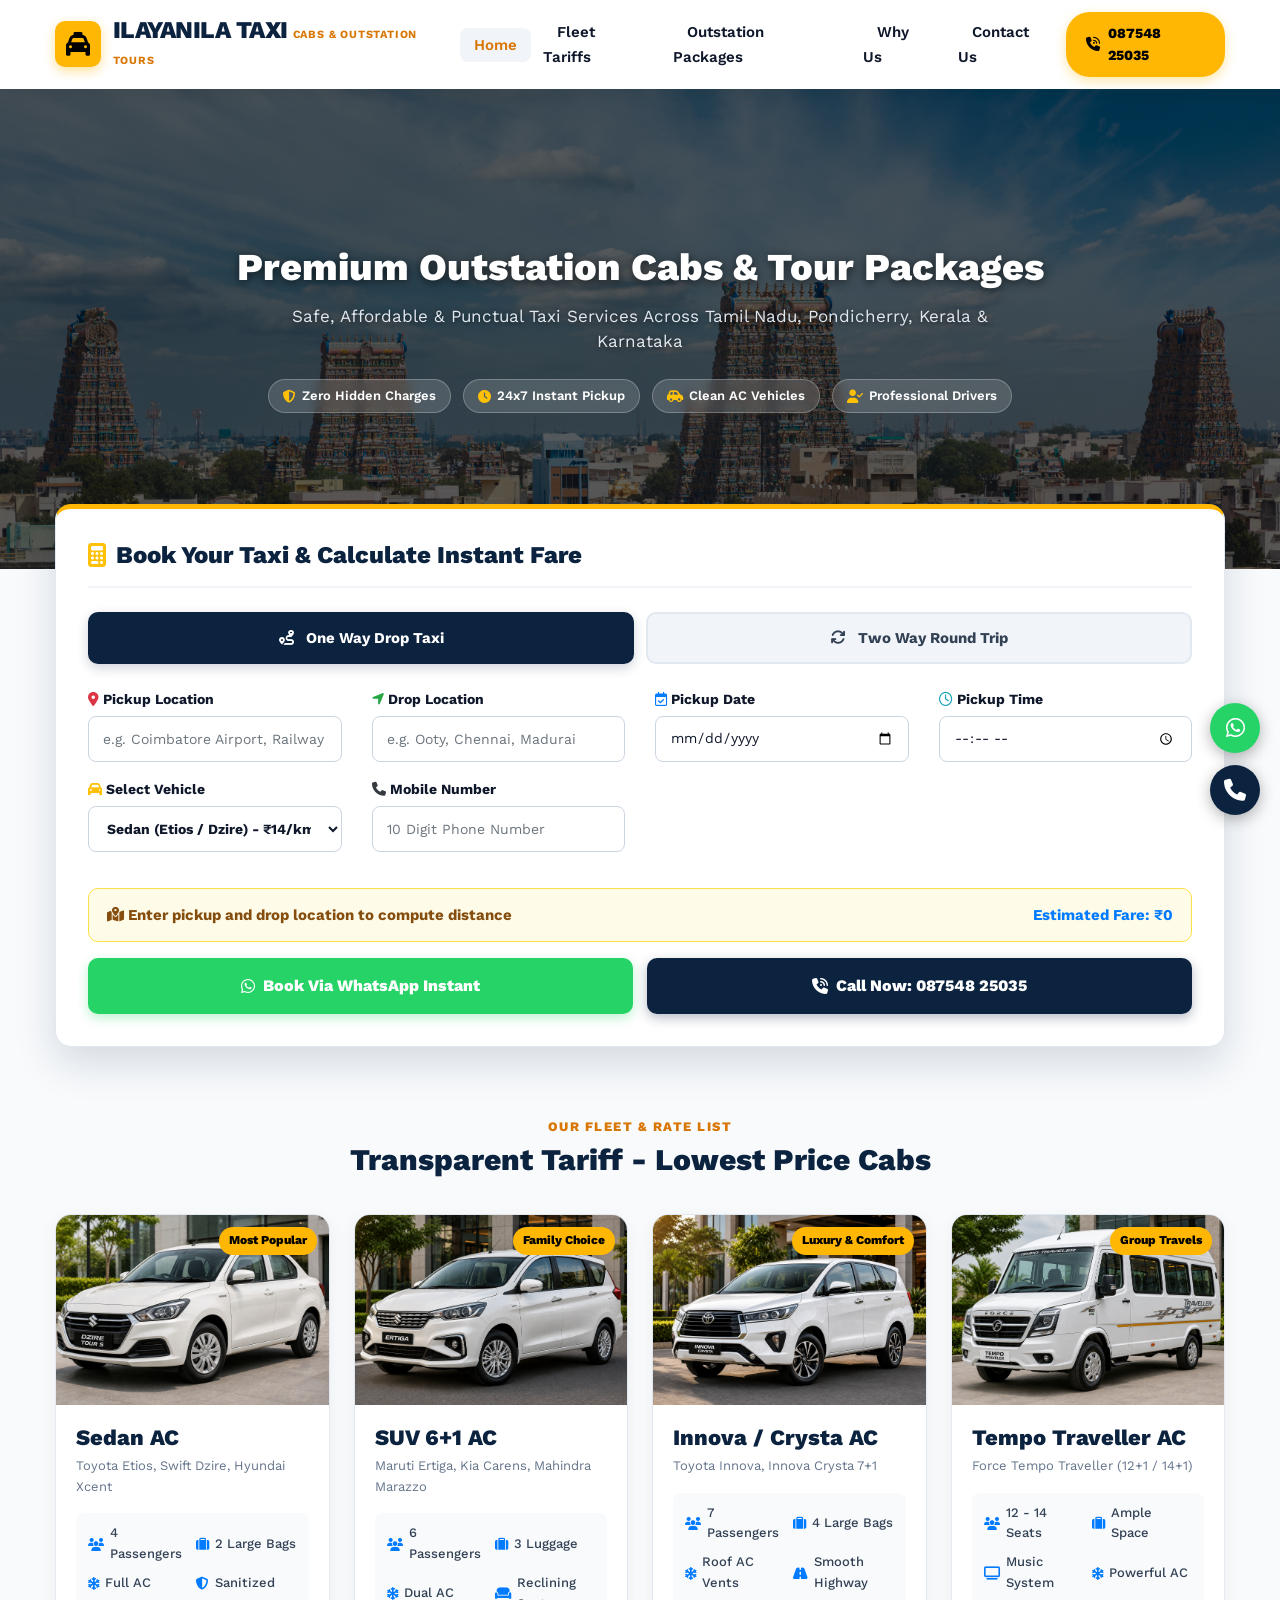
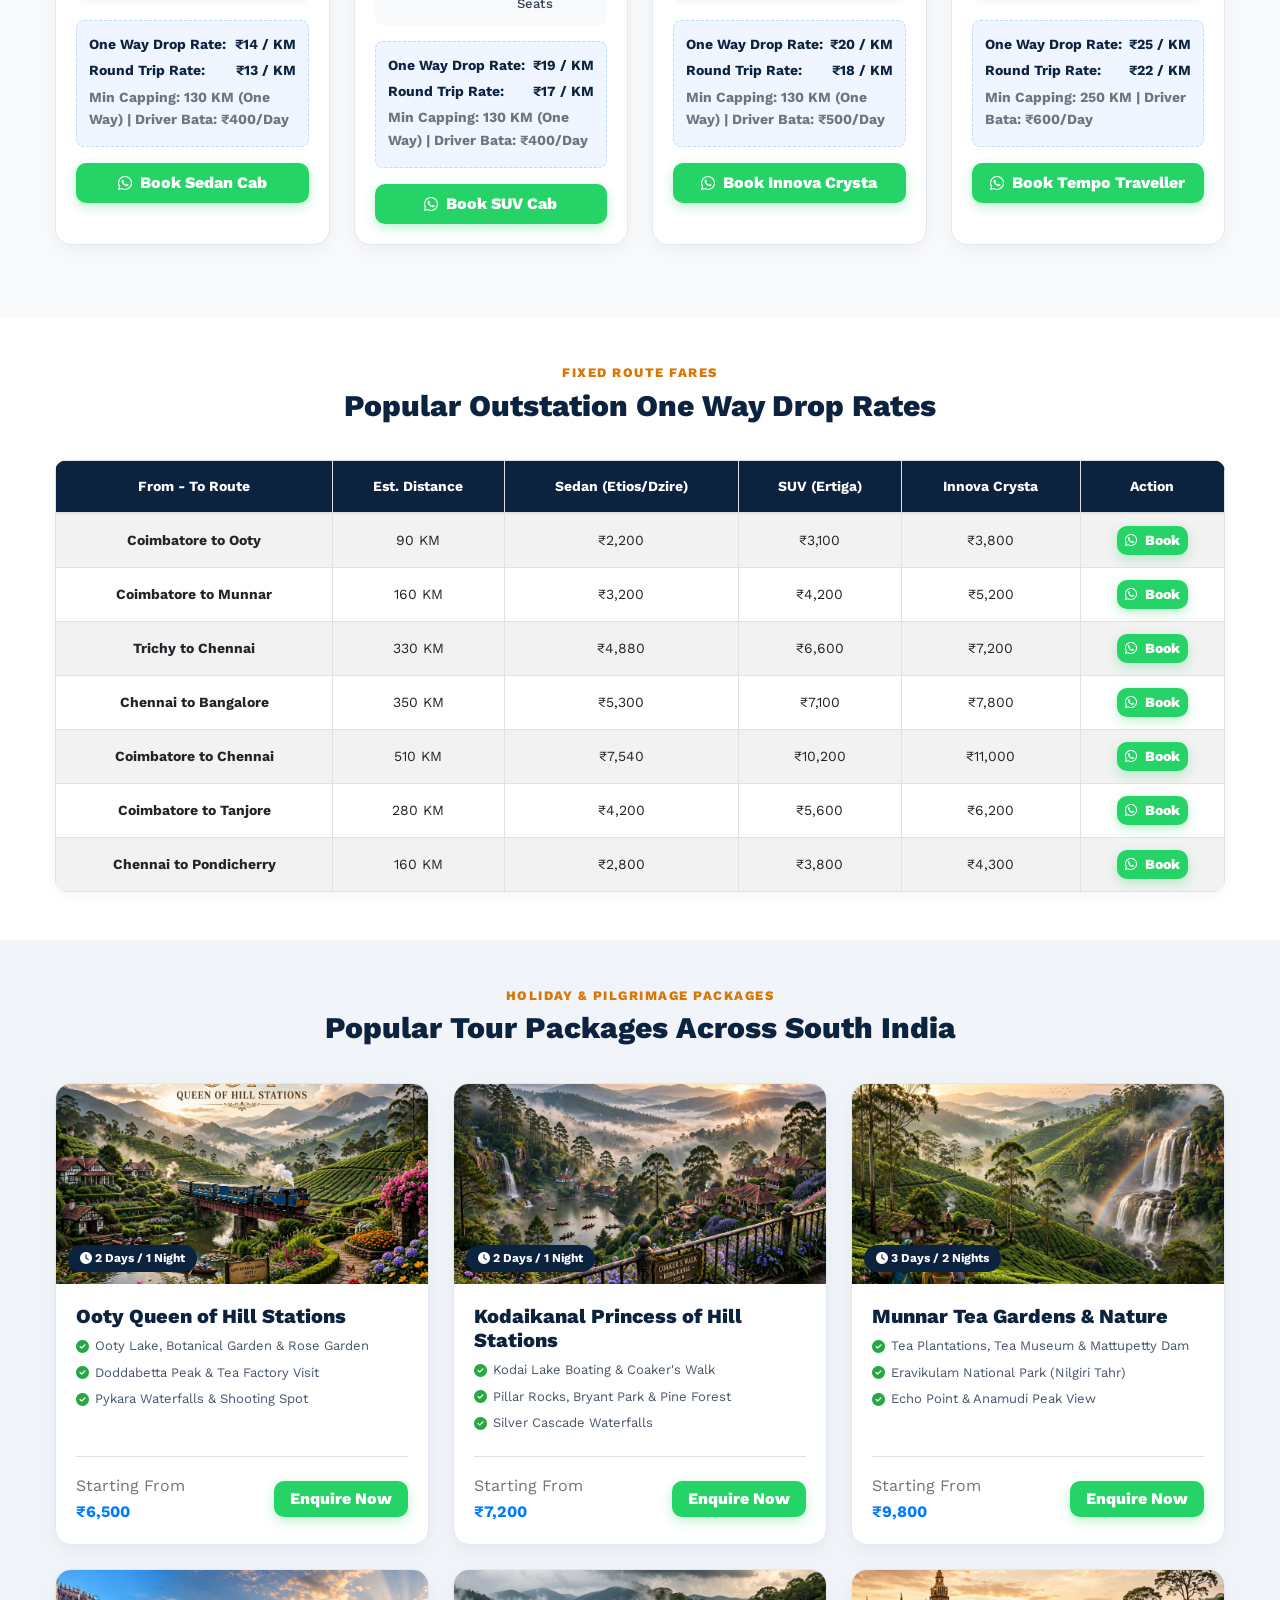
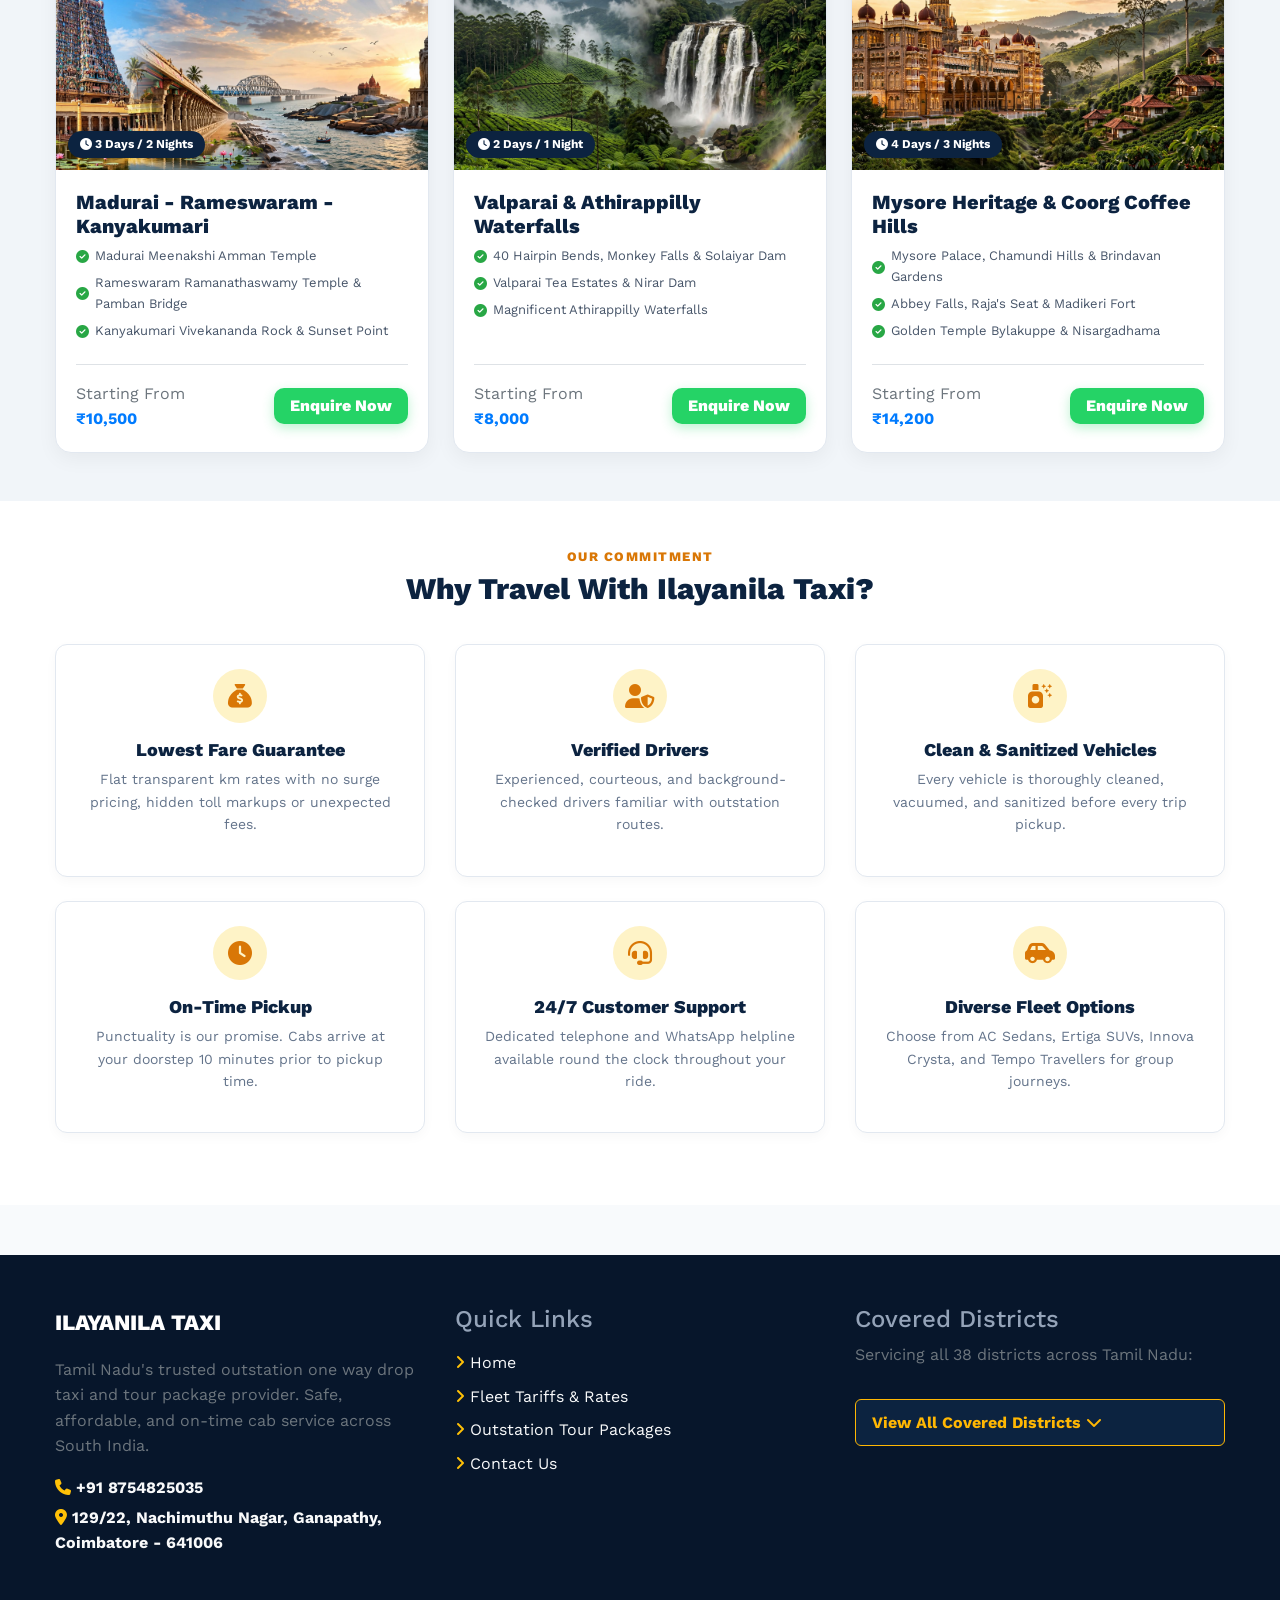
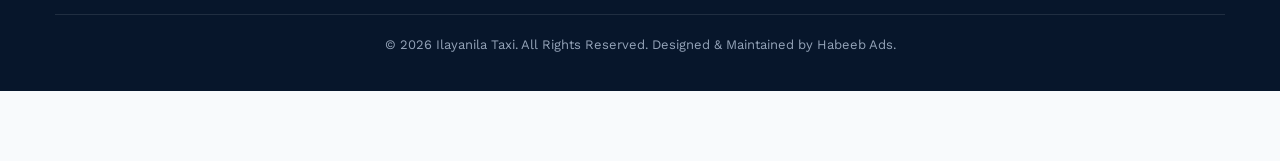
<file: index.html>
<!DOCTYPE html>

<html lang="en">
<head>
<meta charset="utf-8"/>
<meta content="IE=edge" http-equiv="X-UA-Compatible"/>
<meta content="width=device-width, initial-scale=1.0, maximum-scale=1.0, user-scalable=0" name="viewport"/>
<title>Ilayanila Taxi - Outstation Cabs & Tours in Tamil Nadu</title>
<!-- Fav Icon -->
<link href="assets/images/logo.png" rel="icon" type="image/x-icon"/>
<!-- Google Fonts -->
<link href="https://fonts.googleapis.com/css2?family=Playfair+Display:ital,wght@0,600;0,700;0,800;1,600&family=Work+Sans:ital,wght@0,400;0,500;0,600;0,700;0,800&display=swap" rel="stylesheet"/>
<!-- CDN Fallbacks for Bootstrap & FontAwesome -->
<link href="https://cdn.jsdelivr.net/npm/bootstrap@4.6.2/dist/css/bootstrap.min.css" rel="stylesheet"/>
<link href="https://cdnjs.cloudflare.com/ajax/libs/font-awesome/6.4.0/css/all.min.css" rel="stylesheet"/>
<!-- Local Template Stylesheets -->
<link href="./assets/css/style.css" rel="stylesheet"/>
<link href="./assets/css/responsive.css" rel="stylesheet"/>
<link href="./style.css" rel="stylesheet"/>

<!-- Google tag (gtag.js) -->
<script async src="https://www.googletagmanager.com/gtag/js?id=AW-17446256307"></script>
<script>
  window.dataLayer = window.dataLayer || [];
  function gtag(){dataLayer.push(arguments);}
  gtag('js', new Date());

  gtag('config', 'AW-17446256307');
</script>
<!-- Event snippet for Purchase conversion page -->
<script>
  gtag('event', 'conversion', {
      'send_to': 'AW-17446256307/kimhCJKasIEbELP9gv9A',
      'value': 1.0,
      'currency': 'INR',
      'transaction_id': ''
  });
</script>

</head>
<body>
<div class="boxed_wrapper">

<!-- main header -->
<header class="main-header">
<div class="header-lower">
<div class="auto-container">
<div class="outer-box">
<div class="logo-box">
  <a href="index.html" class="brand-badge">
    <div class="brand-icon"><i class="fa-solid fa-taxi"></i></div>
    <div class="brand-text">
      <span class="brand-title">ILAYANILA TAXI</span>
      <span class="brand-sub">Cabs & Outstation Tours</span>
    </div>
  </a>
</div>

<div class="menu-area clearfix d-none d-lg-block">
<nav class="main-menu">
<ul class="navigation">
<li class="current"><a href="index.html">Home</a></li>
<li><a href="#tariff-sec">Fleet Tariffs</a></li>
<li><a href="Destination.html">Outstation Packages</a></li>
<li><a href="#why-choose">Why Us</a></li>
<li><a href="contact.html">Contact Us</a></li>
</ul>
</nav>
</div>

<div class="header-cta-group">
  <a href="tel:+918754825035" class="btn-header-call">
    <i class="fa-solid fa-phone-volume"></i>
    <span>087548 25035</span>
  </a>
</div>

</div>
</div>
</div>
</header>

<!-- Static Hero Banner -->
<section class="carousel">
  <div class="carousel-inner position-relative h-100">
    <div class="carousel-slide active position-absolute w-100 h-100">
      <img src="./assets/images/gallery/banner1.jpg" onerror="this.onerror=null;this.src='https://images.unsplash.com/photo-1596895111956-bf1cf0599ce5?auto=format&fit=crop&w=1920&q=80';" alt="Outstation Taxi Tour - Ilayanila Taxi" referrerPolicy="no-referrer" />
    </div>
    <div class="carousel-caption-custom">
      <h1 class="carousel-text">Premium Outstation Cabs & Tour Packages</h1>
      <p class="carousel-subtext">Safe, Affordable & Punctual Taxi Services Across Tamil Nadu, Pondicherry, Kerala & Karnataka</p>
      <div class="hero-highlights">
        <span class="hero-tag"><i class="fa-solid fa-shield-halved text-warning"></i> Zero Hidden Charges</span>
        <span class="hero-tag"><i class="fa-solid fa-clock text-warning"></i> 24x7 Instant Pickup</span>
        <span class="hero-tag"><i class="fa-solid fa-car-side text-warning"></i> Clean AC Vehicles</span>
        <span class="hero-tag"><i class="fa-solid fa-user-check text-warning"></i> Professional Drivers</span>
      </div>
    </div>
  </div>
</section>

<!-- Modern Booking Form (Mi Cabs Style) -->
<section id="FormLead" class="auto-container">
<div class="bookingform-details">
<div class="booking-header">
  <h2><i class="fa-solid fa-calculator text-warning"></i> Book Your Taxi & Calculate Instant Fare</h2>
</div>

<!-- Trip Type Tabs -->
<div class="tab-btn-group">
  <button type="button" class="tab-btn active" onclick="switchTripType(false, this)">
    <i class="fa-solid fa-route mr-1"></i> One Way Drop Taxi
  </button>
  <button type="button" class="tab-btn" onclick="switchTripType(true, this)">
    <i class="fa-solid fa-arrows-rotate mr-1"></i> Two Way Round Trip
  </button>
</div>

<form id="bookingForm" onsubmit="event.preventDefault(); submitBookingToWhatsApp();">
<div class="row">

<div class="col-lg-3 col-md-6 form-group position-relative-container mb-3">
  <label class="font-weight-bold mb-1"><i class="fa-solid fa-location-dot text-danger"></i> Pickup Location</label>
  <input type="text" id="from" class="form-control" placeholder="e.g. Coimbatore Airport, Railway Station" required autocomplete="off"/>
  <div id="from-suggestions" class="autocomplete-suggestions" style="display:none;"></div>
</div>

<div class="col-lg-3 col-md-6 form-group position-relative-container mb-3">
  <label class="font-weight-bold mb-1"><i class="fa-solid fa-location-arrow text-success"></i> Drop Location</label>
  <input type="text" id="to" class="form-control" placeholder="e.g. Ooty, Chennai, Madurai" required autocomplete="off"/>
  <div id="to-suggestions" class="autocomplete-suggestions" style="display:none;"></div>
</div>

<div class="col-lg-3 col-md-6 form-group mb-3">
  <label class="font-weight-bold mb-1"><i class="fa-regular fa-calendar-check text-primary"></i> Pickup Date</label>
  <input type="date" id="pickupdate" class="form-control" required />
</div>

<div class="col-lg-3 col-md-6 form-group mb-3">
  <label class="font-weight-bold mb-1"><i class="fa-regular fa-clock text-info"></i> Pickup Time</label>
  <input type="time" id="pickuptime" class="form-control" required />
</div>

<div class="col-lg-3 col-md-6 form-group mb-3">
  <label class="font-weight-bold mb-1"><i class="fa-solid fa-car text-warning"></i> Select Vehicle</label>
  <select id="vehicleSelect" class="form-control font-weight-bold" onchange="SumDistance();">
    <option value="Sedan">Sedan (Etios / Dzire) - ₹14/km</option>
    <option value="SUV">SUV 6+1 (Ertiga / Marazzo) - ₹19/km</option>
    <option value="Innova">Innova 7+1 / Crysta - ₹20/km</option>
    <option value="Tempo">Tempo Traveller (12+1) - ₹25/km</option>
  </select>
</div>

<div class="col-lg-3 col-md-6 form-group mb-3" id="dropdatediv">
  <label class="font-weight-bold mb-1"><i class="fa-regular fa-calendar-xmark text-danger"></i> Return Date</label>
  <input type="date" id="dropdate" class="form-control" />
</div>

<div class="col-lg-3 col-md-6 form-group mb-3" id="dropTimediv">
  <label class="font-weight-bold mb-1"><i class="fa-regular fa-clock text-danger"></i> Return Time</label>
  <input type="time" id="droptime" class="form-control" />
</div>

<div class="col-lg-3 col-md-6 form-group mb-3">
  <label class="font-weight-bold mb-1"><i class="fa-solid fa-phone text-dark"></i> Mobile Number</label>
  <input type="tel" id="mobile" class="form-control" placeholder="10 Digit Phone Number" requiredPattern="[0-9]{10}" required />
</div>

</div>

<!-- Real-time Fare Calculator & Distance Display -->
<input type="hidden" id="hiddendistance" value="0"/>
<div class="fare-calc-badge mb-3">
  <div>
    <span id="distance"><i class="fa-solid fa-map-location-dot"></i> Enter pickup and drop location to compute distance</span>
  </div>
  <div class="font-weight-bold font-size-18 text-primary" id="estimatedFareDisplay">
    Estimated Fare: ₹0
  </div>
</div>

<div class="btn-action-group">
  <button type="submit" class="btn btn-whatsapp py-3 px-4 shadow">
    <i class="fa-brands fa-whatsapp font-size-20"></i> Book Via WhatsApp Instant
  </button>
  <a href="tel:+918754825035" class="btn btn-call py-3 px-4 shadow">
    <i class="fa-solid fa-phone-volume"></i> Call Now: 087548 25035
  </a>
</div>

</form>
</div>
</section>

<!-- Vehicle Fleet & Tariff Section (Mi Cabs Style) -->
<section id="tariff-sec" class="py-5 my-4">
<div class="auto-container">
  <div class="sec-title">
    <h6>Our Fleet & Rate List</h6>
    <h2>Transparent Tariff - Lowest Price Cabs</h2>
  </div>

  <div class="fleet-grid">
    <!-- Sedan Card -->
    <div class="fleet-card">
      <div class="fleet-img-wrap">
        <span class="fleet-badge">Most Popular</span>
        <img src="assets/images/pro1.jpg" alt="Sedan Etios Dzire Taxi" />
      </div>
      <div class="fleet-body">
        <h3 class="fleet-title">Sedan AC</h3>
        <p class="fleet-models">Toyota Etios, Swift Dzire, Hyundai Xcent</p>

        <div class="fleet-specs">
          <div class="fleet-spec-item"><i class="fa-solid fa-users text-primary"></i> 4 Passengers</div>
          <div class="fleet-spec-item"><i class="fa-solid fa-suitcase text-primary"></i> 2 Large Bags</div>
          <div class="fleet-spec-item"><i class="fa-solid fa-snowflake text-primary"></i> Full AC</div>
          <div class="fleet-spec-item"><i class="fa-solid fa-shield-halved text-primary"></i> Sanitized</div>
        </div>

        <div class="fleet-price-box">
          <div class="fleet-price-row">
            <span>One Way Drop Rate:</span>
            <span>₹14 / KM</span>
          </div>
          <div class="fleet-price-row">
            <span>Round Trip Rate:</span>
            <span>₹13 / KM</span>
          </div>
          <div class="fleet-price-row text-muted font-size-12 mt-1">
            <span>Min Capping: 130 KM (One Way) | Driver Bata: ₹400/Day</span>
          </div>
        </div>

        <a href="https://wa.me/918754825035?text=Hello%20Ilayanila%20Taxi,%20I%20want%20to%20book%20a%20Sedan%20Cab" target="_blank" class="btn btn-whatsapp w-100 py-2">
          <i class="fa-brands fa-whatsapp"></i> Book Sedan Cab
        </a>
      </div>
    </div>

    <!-- SUV Card -->
    <div class="fleet-card">
      <div class="fleet-img-wrap">
        <span class="fleet-badge">Family Choice</span>
        <img src="assets/images/pro3.jpg" alt="SUV Ertiga Taxi" />
      </div>
      <div class="fleet-body">
        <h3 class="fleet-title">SUV 6+1 AC</h3>
        <p class="fleet-models">Maruti Ertiga, Kia Carens, Mahindra Marazzo</p>

        <div class="fleet-specs">
          <div class="fleet-spec-item"><i class="fa-solid fa-users text-primary"></i> 6 Passengers</div>
          <div class="fleet-spec-item"><i class="fa-solid fa-suitcase text-primary"></i> 3 Luggage</div>
          <div class="fleet-spec-item"><i class="fa-solid fa-snowflake text-primary"></i> Dual AC</div>
          <div class="fleet-spec-item"><i class="fa-solid fa-couch text-primary"></i> Reclining Seats</div>
        </div>

        <div class="fleet-price-box">
          <div class="fleet-price-row">
            <span>One Way Drop Rate:</span>
            <span>₹19 / KM</span>
          </div>
          <div class="fleet-price-row">
            <span>Round Trip Rate:</span>
            <span>₹17 / KM</span>
          </div>
          <div class="fleet-price-row text-muted font-size-12 mt-1">
            <span>Min Capping: 130 KM (One Way) | Driver Bata: ₹400/Day</span>
          </div>
        </div>

        <a href="https://wa.me/918754825035?text=Hello%20Ilayanila%20Taxi,%20I%20want%20to%20book%20an%20SUV%20Ertiga" target="_blank" class="btn btn-whatsapp w-100 py-2">
          <i class="fa-brands fa-whatsapp"></i> Book SUV Cab
        </a>
      </div>
    </div>

    <!-- Innova Crysta Card -->
    <div class="fleet-card">
      <div class="fleet-img-wrap">
        <span class="fleet-badge">Luxury & Comfort</span>
        <img src="assets/images/pro2.jpg" alt="Innova Crysta Taxi" />
      </div>
      <div class="fleet-body">
        <h3 class="fleet-title">Innova / Crysta AC</h3>
        <p class="fleet-models">Toyota Innova, Innova Crysta 7+1</p>

        <div class="fleet-specs">
          <div class="fleet-spec-item"><i class="fa-solid fa-users text-primary"></i> 7 Passengers</div>
          <div class="fleet-spec-item"><i class="fa-solid fa-suitcase text-primary"></i> 4 Large Bags</div>
          <div class="fleet-spec-item"><i class="fa-solid fa-snowflake text-primary"></i> Roof AC Vents</div>
          <div class="fleet-spec-item"><i class="fa-solid fa-road text-primary"></i> Smooth Highway</div>
        </div>

        <div class="fleet-price-box">
          <div class="fleet-price-row">
            <span>One Way Drop Rate:</span>
            <span>₹20 / KM</span>
          </div>
          <div class="fleet-price-row">
            <span>Round Trip Rate:</span>
            <span>₹18 / KM</span>
          </div>
          <div class="fleet-price-row text-muted font-size-12 mt-1">
            <span>Min Capping: 130 KM (One Way) | Driver Bata: ₹500/Day</span>
          </div>
        </div>

        <a href="https://wa.me/918754825035?text=Hello%20Ilayanila%20Taxi,%20I%20want%20to%20book%20Innova%20Crysta" target="_blank" class="btn btn-whatsapp w-100 py-2">
          <i class="fa-brands fa-whatsapp"></i> Book Innova Crysta
        </a>
      </div>
    </div>

    <!-- Tempo Traveller Card -->
    <div class="fleet-card">
      <div class="fleet-img-wrap">
        <span class="fleet-badge">Group Travels</span>
        <img src="assets/images/pro4.jpg" alt="Tempo Traveller" />
      </div>
      <div class="fleet-body">
        <h3 class="fleet-title">Tempo Traveller AC</h3>
        <p class="fleet-models">Force Tempo Traveller (12+1 / 14+1)</p>

        <div class="fleet-specs">
          <div class="fleet-spec-item"><i class="fa-solid fa-users text-primary"></i> 12 - 14 Seats</div>
          <div class="fleet-spec-item"><i class="fa-solid fa-suitcase text-primary"></i> Ample Space</div>
          <div class="fleet-spec-item"><i class="fa-solid fa-tv text-primary"></i> Music System</div>
          <div class="fleet-spec-item"><i class="fa-solid fa-snowflake text-primary"></i> Powerful AC</div>
        </div>

        <div class="fleet-price-box">
          <div class="fleet-price-row">
            <span>One Way Drop Rate:</span>
            <span>₹25 / KM</span>
          </div>
          <div class="fleet-price-row">
            <span>Round Trip Rate:</span>
            <span>₹22 / KM</span>
          </div>
          <div class="fleet-price-row text-muted font-size-12 mt-1">
            <span>Min Capping: 250 KM | Driver Bata: ₹600/Day</span>
          </div>
        </div>

        <a href="https://wa.me/918754825035?text=Hello%20Ilayanila%20Taxi,%20I%20want%20to%20book%20Tempo%20Traveller" target="_blank" class="btn btn-whatsapp w-100 py-2">
          <i class="fa-brands fa-whatsapp"></i> Book Tempo Traveller
        </a>
      </div>
    </div>
  </div>
</div>
</section>

<!-- Popular Fixed Route Tariffs Table Section -->
<section class="py-5 bg-white">
<div class="auto-container">
  <div class="sec-title">
    <h6>Fixed Route Fares</h6>
    <h2>Popular Outstation One Way Drop Rates</h2>
  </div>

  <div class="table-responsive">
    <table class="table table-bordered table-striped text-center">
      <thead>
        <tr>
          <th>From - To Route</th>
          <th>Est. Distance</th>
          <th>Sedan (Etios/Dzire)</th>
          <th>SUV (Ertiga)</th>
          <th>Innova Crysta</th>
          <th>Action</th>
        </tr>
      </thead>
      <tbody>
        <tr>
          <td class="font-weight-bold">Coimbatore to Ooty</td>
          <td>90 KM</td>
          <td>₹2,200</td>
          <td>₹3,100</td>
          <td>₹3,800</td>
          <td><a href="https://wa.me/918754825035?text=Booking%20Coimbatore%20to%20Ooty%20Cab" target="_blank" class="btn btn-sm btn-whatsapp"><i class="fa-brands fa-whatsapp"></i> Book</a></td>
        </tr>
        <tr>
          <td class="font-weight-bold">Coimbatore to Munnar</td>
          <td>160 KM</td>
          <td>₹3,200</td>
          <td>₹4,200</td>
          <td>₹5,200</td>
          <td><a href="https://wa.me/918754825035?text=Booking%20Coimbatore%20to%20Munnar%20Cab" target="_blank" class="btn btn-sm btn-whatsapp"><i class="fa-brands fa-whatsapp"></i> Book</a></td>
        </tr>
        <tr>
          <td class="font-weight-bold">Trichy to Chennai</td>
          <td>330 KM</td>
          <td>₹4,880</td>
          <td>₹6,600</td>
          <td>₹7,200</td>
          <td><a href="https://wa.me/918754825035?text=Booking%20Trichy%20to%20Chennai%20Cab" target="_blank" class="btn btn-sm btn-whatsapp"><i class="fa-brands fa-whatsapp"></i> Book</a></td>
        </tr>
        <tr>
          <td class="font-weight-bold">Chennai to Bangalore</td>
          <td>350 KM</td>
          <td>₹5,300</td>
          <td>₹7,100</td>
          <td>₹7,800</td>
          <td><a href="https://wa.me/918754825035?text=Booking%20Chennai%20to%20Bangalore%20Cab" target="_blank" class="btn btn-sm btn-whatsapp"><i class="fa-brands fa-whatsapp"></i> Book</a></td>
        </tr>
        <tr>
          <td class="font-weight-bold">Coimbatore to Chennai</td>
          <td>510 KM</td>
          <td>₹7,540</td>
          <td>₹10,200</td>
          <td>₹11,000</td>
          <td><a href="https://wa.me/918754825035?text=Booking%20Coimbatore%20to%20Chennai%20Cab" target="_blank" class="btn btn-sm btn-whatsapp"><i class="fa-brands fa-whatsapp"></i> Book</a></td>
        </tr>
        <tr>
          <td class="font-weight-bold">Coimbatore to Tanjore</td>
          <td>280 KM</td>
          <td>₹4,200</td>
          <td>₹5,600</td>
          <td>₹6,200</td>
          <td><a href="https://wa.me/918754825035?text=Booking%20Coimbatore%20to%20Tanjore%20Cab" target="_blank" class="btn btn-sm btn-whatsapp"><i class="fa-brands fa-whatsapp"></i> Book</a></td>
        </tr>
        <tr>
          <td class="font-weight-bold">Chennai to Pondicherry</td>
          <td>160 KM</td>
          <td>₹2,800</td>
          <td>₹3,800</td>
          <td>₹4,300</td>
          <td><a href="https://wa.me/918754825035?text=Booking%20Chennai%20to%20Pondicherry%20Cab" target="_blank" class="btn btn-sm btn-whatsapp"><i class="fa-brands fa-whatsapp"></i> Book</a></td>
        </tr>
      </tbody>
    </table>
  </div>
</div>
</section>

<!-- Tour Packages Section (Mi Cabs Style) -->
<section class="py-5" style="background: #f1f5f9;">
<div class="auto-container">
  <div class="sec-title">
    <h6>Holiday & Pilgrimage Packages</h6>
    <h2>Popular Tour Packages Across South India</h2>
  </div>

  <div class="tour-grid">
    <!-- Ooty Package -->
    <div class="tour-card">
      <div class="tour-card-img">
        <img src="./assets/images/gallery/gallery-1.jpg" onerror="this.onerror=null;this.src='./assets/images/tour/tour-1.jpg';" alt="Ooty Hill Station Tour" />
        <span class="tour-duration-tag"><i class="fa-solid fa-clock"></i> 2 Days / 1 Night</span>
      </div>
      <div class="tour-card-body">
        <h3 class="tour-card-title">Ooty Queen of Hill Stations</h3>
        <ul class="tour-highlights-list">
          <li><i class="fa-solid fa-circle-check text-success"></i> Ooty Lake, Botanical Garden & Rose Garden</li>
          <li><i class="fa-solid fa-circle-check text-success"></i> Doddabetta Peak & Tea Factory Visit</li>
          <li><i class="fa-solid fa-circle-check text-success"></i> Pykara Waterfalls & Shooting Spot</li>
        </ul>
        <div class="d-flex justify-content-between align-items-center mt-auto pt-3 border-top">
          <div>
            <span class="text-muted font-size-12">Starting From</span>
            <div class="font-weight-bold text-primary font-size-18">₹6,500</div>
          </div>
          <a href="https://wa.me/918754825035?text=Enquiry%20for%20Ooty%20Tour%20Package" target="_blank" class="btn btn-whatsapp px-3">Enquire Now</a>
        </div>
      </div>
    </div>

    <!-- Kodaikanal Package -->
    <div class="tour-card">
      <div class="tour-card-img">
        <img src="./assets/images/gallery/gallery-2.jpg" onerror="this.onerror=null;this.src='./assets/images/tour/tour-2.jpg';" alt="Kodaikanal Hill Station" />
        <span class="tour-duration-tag"><i class="fa-solid fa-clock"></i> 2 Days / 1 Night</span>
      </div>
      <div class="tour-card-body">
        <h3 class="tour-card-title">Kodaikanal Princess of Hill Stations</h3>
        <ul class="tour-highlights-list">
          <li><i class="fa-solid fa-circle-check text-success"></i> Kodai Lake Boating & Coaker's Walk</li>
          <li><i class="fa-solid fa-circle-check text-success"></i> Pillar Rocks, Bryant Park & Pine Forest</li>
          <li><i class="fa-solid fa-circle-check text-success"></i> Silver Cascade Waterfalls</li>
        </ul>
        <div class="d-flex justify-content-between align-items-center mt-auto pt-3 border-top">
          <div>
            <span class="text-muted font-size-12">Starting From</span>
            <div class="font-weight-bold text-primary font-size-18">₹7,200</div>
          </div>
          <a href="https://wa.me/918754825035?text=Enquiry%20for%20Kodaikanal%20Tour%20Package" target="_blank" class="btn btn-whatsapp px-3">Enquire Now</a>
        </div>
      </div>
    </div>

    <!-- Munnar Package -->
    <div class="tour-card">
      <div class="tour-card-img">
        <img src="./assets/images/gallery/gallery-3.jpg" onerror="this.onerror=null;this.src='./assets/images/tour/tour-3.jpg';" alt="Munnar Tea Gardens" />
        <span class="tour-duration-tag"><i class="fa-solid fa-clock"></i> 3 Days / 2 Nights</span>
      </div>
      <div class="tour-card-body">
        <h3 class="tour-card-title">Munnar Tea Gardens & Nature</h3>
        <ul class="tour-highlights-list">
          <li><i class="fa-solid fa-circle-check text-success"></i> Tea Plantations, Tea Museum & Mattupetty Dam</li>
          <li><i class="fa-solid fa-circle-check text-success"></i> Eravikulam National Park (Nilgiri Tahr)</li>
          <li><i class="fa-solid fa-circle-check text-success"></i> Echo Point & Anamudi Peak View</li>
        </ul>
        <div class="d-flex justify-content-between align-items-center mt-auto pt-3 border-top">
          <div>
            <span class="text-muted font-size-12">Starting From</span>
            <div class="font-weight-bold text-primary font-size-18">₹9,800</div>
          </div>
          <a href="https://wa.me/918754825035?text=Enquiry%20for%20Munnar%20Tour%20Package" target="_blank" class="btn btn-whatsapp px-3">Enquire Now</a>
        </div>
      </div>
    </div>

    <!-- Madurai Rameswaram Kanyakumari -->
    <div class="tour-card">
      <div class="tour-card-img">
        <img src="./assets/images/gallery/gallery-4.jpg" onerror="this.onerror=null;this.src='./assets/images/tour/tour-4.jpg';" alt="Rameswaram Temple Pamban Bridge" />
        <span class="tour-duration-tag"><i class="fa-solid fa-clock"></i> 3 Days / 2 Nights</span>
      </div>
      <div class="tour-card-body">
        <h3 class="tour-card-title">Madurai - Rameswaram - Kanyakumari</h3>
        <ul class="tour-highlights-list">
          <li><i class="fa-solid fa-circle-check text-success"></i> Madurai Meenakshi Amman Temple</li>
          <li><i class="fa-solid fa-circle-check text-success"></i> Rameswaram Ramanathaswamy Temple & Pamban Bridge</li>
          <li><i class="fa-solid fa-circle-check text-success"></i> Kanyakumari Vivekananda Rock & Sunset Point</li>
        </ul>
        <div class="d-flex justify-content-between align-items-center mt-auto pt-3 border-top">
          <div>
            <span class="text-muted font-size-12">Starting From</span>
            <div class="font-weight-bold text-primary font-size-18">₹10,500</div>
          </div>
          <a href="https://wa.me/918754825035?text=Enquiry%20for%20Madurai%20Rameswaram%20Kanyakumari%20Tour" target="_blank" class="btn btn-whatsapp px-3">Enquire Now</a>
        </div>
      </div>
    </div>

    <!-- Valparai & Athirappilly -->
    <div class="tour-card">
      <div class="tour-card-img">
        <img src="./assets/images/gallery/gallery-5.jpg" onerror="this.onerror=null;this.src='./assets/images/tour/tour-5.jpg';" alt="Valparai Athirappilly Waterfalls" />
        <span class="tour-duration-tag"><i class="fa-solid fa-clock"></i> 2 Days / 1 Night</span>
      </div>
      <div class="tour-card-body">
        <h3 class="tour-card-title">Valparai & Athirappilly Waterfalls</h3>
        <ul class="tour-highlights-list">
          <li><i class="fa-solid fa-circle-check text-success"></i> 40 Hairpin Bends, Monkey Falls & Solaiyar Dam</li>
          <li><i class="fa-solid fa-circle-check text-success"></i> Valparai Tea Estates & Nirar Dam</li>
          <li><i class="fa-solid fa-circle-check text-success"></i> Magnificent Athirappilly Waterfalls</li>
        </ul>
        <div class="d-flex justify-content-between align-items-center mt-auto pt-3 border-top">
          <div>
            <span class="text-muted font-size-12">Starting From</span>
            <div class="font-weight-bold text-primary font-size-18">₹8,000</div>
          </div>
          <a href="https://wa.me/918754825035?text=Enquiry%20for%20Valparai%20Athirappilly%20Tour" target="_blank" class="btn btn-whatsapp px-3">Enquire Now</a>
        </div>
      </div>
    </div>

    <!-- Mysore Heritage & Coorg -->
    <div class="tour-card">
      <div class="tour-card-img">
        <img src="./assets/images/gallery/gallery-6.jpg" onerror="this.onerror=null;this.src='./assets/images/tour/tour-6.jpg';" alt="Mysore Coorg Tour" />
        <span class="tour-duration-tag"><i class="fa-solid fa-clock"></i> 4 Days / 3 Nights</span>
      </div>
      <div class="tour-card-body">
        <h3 class="tour-card-title">Mysore Heritage & Coorg Coffee Hills</h3>
        <ul class="tour-highlights-list">
          <li><i class="fa-solid fa-circle-check text-success"></i> Mysore Palace, Chamundi Hills & Brindavan Gardens</li>
          <li><i class="fa-solid fa-circle-check text-success"></i> Abbey Falls, Raja's Seat & Madikeri Fort</li>
          <li><i class="fa-solid fa-circle-check text-success"></i> Golden Temple Bylakuppe & Nisargadhama</li>
        </ul>
        <div class="d-flex justify-content-between align-items-center mt-auto pt-3 border-top">
          <div>
            <span class="text-muted font-size-12">Starting From</span>
            <div class="font-weight-bold text-primary font-size-18">₹14,200</div>
          </div>
          <a href="https://wa.me/918754825035?text=Enquiry%20for%20Mysore%20Coorg%20Tour" target="_blank" class="btn btn-whatsapp px-3">Enquire Now</a>
        </div>
      </div>
    </div>
  </div>
</div>
</section>

<!-- Why Choose Ilayanila Taxi -->
<section id="why-choose" class="py-5 bg-white">
<div class="auto-container">
  <div class="sec-title">
    <h6>Our Commitment</h6>
    <h2>Why Travel With Ilayanila Taxi?</h2>
  </div>

  <div class="row">
    <div class="col-lg-4 col-md-6 mb-4">
      <div class="feature-box">
        <div class="feature-icon"><i class="fa-solid fa-sack-dollar"></i></div>
        <h4>Lowest Fare Guarantee</h4>
        <p>Flat transparent km rates with no surge pricing, hidden toll markups or unexpected fees.</p>
      </div>
    </div>

    <div class="col-lg-4 col-md-6 mb-4">
      <div class="feature-box">
        <div class="feature-icon"><i class="fa-solid fa-user-shield"></i></div>
        <h4>Verified Drivers</h4>
        <p>Experienced, courteous, and background-checked drivers familiar with outstation routes.</p>
      </div>
    </div>

    <div class="col-lg-4 col-md-6 mb-4">
      <div class="feature-box">
        <div class="feature-icon"><i class="fa-solid fa-spray-can-sparkles"></i></div>
        <h4>Clean & Sanitized Vehicles</h4>
        <p>Every vehicle is thoroughly cleaned, vacuumed, and sanitized before every trip pickup.</p>
      </div>
    </div>

    <div class="col-lg-4 col-md-6 mb-4">
      <div class="feature-box">
        <div class="feature-icon"><i class="fa-solid fa-clock"></i></div>
        <h4>On-Time Pickup</h4>
        <p>Punctuality is our promise. Cabs arrive at your doorstep 10 minutes prior to pickup time.</p>
      </div>
    </div>

    <div class="col-lg-4 col-md-6 mb-4">
      <div class="feature-box">
        <div class="feature-icon"><i class="fa-solid fa-headset"></i></div>
        <h4>24/7 Customer Support</h4>
        <p>Dedicated telephone and WhatsApp helpline available round the clock throughout your ride.</p>
      </div>
    </div>

    <div class="col-lg-4 col-md-6 mb-4">
      <div class="feature-box">
        <div class="feature-icon"><i class="fa-solid fa-car-side"></i></div>
        <h4>Diverse Fleet Options</h4>
        <p>Choose from AC Sedans, Ertiga SUVs, Innova Crysta, and Tempo Travellers for group journeys.</p>
      </div>
    </div>
  </div>
</div>
</section>

<!-- Footer -->
<footer class="footer">
<div class="auto-container">
  <div class="row">
    <div class="col-lg-4 col-md-6 mb-4">
      <span>ILAYANILA TAXI</span>
      <p class="mt-3 text-muted">Tamil Nadu's trusted outstation one way drop taxi and tour package provider. Safe, affordable, and on-time cab service across South India.</p>
      <div class="mt-3 font-weight-bold text-light">
        <p class="mb-1"><i class="fa-solid fa-phone text-warning"></i> +91 8754825035</p>
        <p class="mb-1"><i class="fa-solid fa-location-dot text-warning"></i> 129/22, Nachimuthu Nagar, Ganapathy, Coimbatore - 641006</p>
      </div>
    </div>

    <div class="col-lg-4 col-md-6 mb-4">
      <h4>Quick Links</h4>
      <ul class="list-unstyled mt-3 font-size-14 text-light">
        <li class="mb-2"><a href="index.html"><i class="fa-solid fa-angle-right text-warning"></i> Home</a></li>
        <li class="mb-2"><a href="#tariff-sec"><i class="fa-solid fa-angle-right text-warning"></i> Fleet Tariffs & Rates</a></li>
        <li class="mb-2"><a href="Destination.html"><i class="fa-solid fa-angle-right text-warning"></i> Outstation Tour Packages</a></li>
        <li class="mb-2"><a href="contact.html"><i class="fa-solid fa-angle-right text-warning"></i> Contact Us</a></li>
      </ul>
    </div>

    <div class="col-lg-4 col-md-12 mb-4">
      <h4>Covered Districts</h4>
      <p class="text-muted font-size-13">Servicing all 38 districts across Tamil Nadu:</p>
      <button class="collapsible">View All Covered Districts <i class="fa-solid fa-chevron-down"></i></button>
      <div class="content" style="display:none;">
        <ul class="district-list">
          <li>Ariyalur</li><li>Chengalpattu</li><li>Chennai</li><li>Coimbatore</li>
          <li>Cuddalore</li><li>Dharmapuri</li><li>Dindigul</li><li>Erode</li>
          <li>Kallakurichi</li><li>Kanchipuram</li><li>Kanyakumari</li><li>Karur</li>
          <li>Krishnagiri</li><li>Madurai</li><li>Mayiladuthurai</li><li>Nagapattinam</li>
          <li>Namakkal</li><li>Nilgiris (Ooty)</li><li>Perambalur</li><li>Pudukkottai</li>
          <li>Ramanathapuram</li><li>Ranipet</li><li>Salem</li><li>Sivaganga</li>
          <li>Tenkasi</li><li>Thanjavur</li><li>Theni</li><li>Thoothukudi</li>
          <li>Tiruchirappalli</li><li>Tirunelveli</li><li>Tirupathur</li><li>Tiruppur</li>
          <li>Tiruvallur</li><li>Tiruvannamalai</li><li>Tiruvarur</li><li>Vellore</li>
          <li>Viluppuram</li><li>Virudhunagar</li>
        </ul>
      </div>
    </div>
  </div>

  <div class="footer-bottom text-center">
    <p>© 2026 Ilayanila Taxi. All Rights Reserved. Designed & Maintained by Habeeb Ads.</p>
  </div>
</div>
</footer>

<!-- Floating Desktop Contact Icons -->
<div class="contact-icons d-none d-md-flex">
  <a href="https://wa.me/918754825035?text=Hello%20Ilayanila%20Taxi,%20I%20would%20like%20to%20book%20a%20cab" target="_blank" class="whatsapp-icon" title="Chat on WhatsApp"><i class="fa-brands fa-whatsapp"></i></a>
  <a href="tel:+918754825035" class="call-icon" title="Call Us"><i class="fa-solid fa-phone"></i></a>
</div>

<!-- Fixed Mobile Bottom Action Bar (Mi Cabs Style) -->
<div class="mobile-bottom-bar d-md-none">
  <a href="tel:+918754825035" class="mobile-btn-call">
    <i class="fa-solid fa-phone"></i> Call 087548 25035
  </a>
  <a href="https://wa.me/918754825035?text=Hello%20Ilayanila%20Taxi,%20I%20want%20to%20book%20a%20cab" target="_blank" class="mobile-btn-whatsapp">
    <i class="fa-brands fa-whatsapp"></i> WhatsApp Book
  </a>
</div>

</div><!-- boxed_wrapper -->

<!-- Scripts -->
<script src="https://code.jquery.com/jquery-3.6.0.min.js"></script>
<script src="https://cdn.jsdelivr.net/npm/bootstrap@4.6.2/dist/js/bootstrap.bundle.min.js"></script>

<script>
let isTwoWay = false;
let fromCoords = null;
let toCoords = null;

function switchTripType(twoWay, btnElement) {
    isTwoWay = twoWay;
    const buttons = document.querySelectorAll('.tab-btn');
    buttons.forEach(b => b.classList.remove('active'));
    if (btnElement) btnElement.classList.add('active');

    const dropDateDiv = document.getElementById('dropdatediv');
    const dropTimeDiv = document.getElementById('dropTimediv');

    if (twoWay) {
        dropDateDiv.style.display = 'block';
        dropTimeDiv.style.display = 'block';
    } else {
        dropDateDiv.style.display = 'none';
        dropTimeDiv.style.display = 'none';
    }
    calculateDistanceOSM();
}

function getPerKmRate(vehicle) {
    if (isTwoWay) {
        if (vehicle === 'Sedan') return 13;
        if (vehicle === 'SUV') return 17;
        if (vehicle === 'Innova') return 18;
        if (vehicle === 'Tempo') return 22;
    } else {
        if (vehicle === 'Sedan') return 14;
        if (vehicle === 'SUV') return 19;
        if (vehicle === 'Innova') return 20;
        if (vehicle === 'Tempo') return 25;
    }
    return 14;
}

function getDriverBata(vehicle) {
    if (vehicle === 'Innova') return 500;
    if (vehicle === 'Tempo') return 600;
    return 400;
}

function SumDistance() {
    const distInput = parseFloat(document.getElementById('hiddendistance').value) || 0;
    const vehicle = document.getElementById('vehicleSelect').value;
    const ratePerKm = getPerKmRate(vehicle);
    const driverBata = getDriverBata(vehicle);

    if (distInput > 0) {
        let totalFare = (distInput * ratePerKm) + driverBata;
        document.getElementById('estimatedFareDisplay').innerText = `Estimated Fare: ₹${Math.round(totalFare).toLocaleString('en-IN')} (${ratePerKm}/km + ₹${driverBata} Bata)`;
    } else {
        document.getElementById('estimatedFareDisplay').innerText = `Estimated Fare: ₹0 (${ratePerKm}/km)`;
    }
}

function submitBookingToWhatsApp() {
    const from = document.getElementById('from').value;
    const to = document.getElementById('to').value;
    const pDate = document.getElementById('pickupdate').value;
    const pTime = document.getElementById('pickuptime').value;
    const vehicle = document.getElementById('vehicleSelect').value;
    const mobile = document.getElementById('mobile').value;
    const dist = document.getElementById('hiddendistance').value;

    const tripTypeStr = isTwoWay ? "Two Way Round Trip" : "One Way Drop";
    const msg = `*New Cab Booking Request - Ilayanila Taxi*%0A%0A` +
                `*Trip Type:* ${tripTypeStr}%0A` +
                `*From:* ${from}%0A` +
                `*To:* ${to}%0A` +
                `*Date:* ${pDate} at ${pTime}%0A` +
                `*Vehicle:* ${vehicle}%0A` +
                `*Est. Distance:* ${dist} KM%0A` +
                `*Mobile:* ${mobile}`;

    window.open(`https://wa.me/918754825035?text=${msg}`, '_blank');
}

function setupNominatimAutocomplete(inputId, suggestionsId, onSelectCallback) {
    const input = document.getElementById(inputId);
    const suggestionsContainer = document.getElementById(suggestionsId);
    let debounceTimer;

    input.addEventListener('input', function() {
        clearTimeout(debounceTimer);
        const query = this.value.trim();
        if (query.length < 3) {
            suggestionsContainer.style.display = 'none';
            return;
        }

        debounceTimer = setTimeout(() => {
            fetch(`https://nominatim.openstreetmap.org/search?format=json&q=${encodeURIComponent(query)}&countrycodes=in&limit=5`)
                .then(response => response.json())
                .then(data => {
                    suggestionsContainer.innerHTML = '';
                    if (data && data.length > 0) {
                        data.forEach(item => {
                            const div = document.createElement('div');
                            div.className = 'autocomplete-suggestion';
                            div.innerText = item.display_name;
                            div.addEventListener('click', function() {
                                input.value = item.display_name;
                                suggestionsContainer.style.display = 'none';
                                onSelectCallback({
                                    lat: parseFloat(item.lat),
                                    lon: parseFloat(item.lon),
                                    name: item.display_name
                                });
                            });
                            suggestionsContainer.appendChild(div);
                        });
                        suggestionsContainer.style.display = 'block';
                    } else {
                        suggestionsContainer.style.display = 'none';
                    }
                })
                .catch(err => {
                    suggestionsContainer.style.display = 'none';
                });
        }, 300);
    });

    document.addEventListener('click', function(e) {
        if (e.target !== input && !suggestionsContainer.contains(e.target)) {
            suggestionsContainer.style.display = 'none';
        }
    });
}

function calculateDistanceOSM() {
    if (!fromCoords || !toCoords) return;

    const R = 6371;
    const dLat = (toCoords.lat - fromCoords.lat) * Math.PI / 180;
    const dLon = (toCoords.lon - fromCoords.lon) * Math.PI / 180;
    const a = Math.sin(dLat / 2) * Math.sin(dLat / 2) +
              Math.cos(fromCoords.lat * Math.PI / 180) * Math.cos(toCoords.lat * Math.PI / 180) *
              Math.sin(dLon / 2) * Math.sin(dLon / 2);
    const c = 2 * Math.atan2(Math.sqrt(a), Math.sqrt(1 - a));
    let distance = R * c * 1.25;

    if (isTwoWay && distance < 250) {
        distance = 250;
    } else if (!isTwoWay && distance < 130) {
        distance = 130;
    }

    document.getElementById('distance').innerText = `Distance: ${distance.toFixed(1)} KM`;
    document.getElementById('hiddendistance').value = distance.toFixed(1);
    SumDistance();
}

window.onload = function () {
    // Universal image error fallback handler
    document.querySelectorAll('img').forEach(function(img) {
        img.addEventListener('error', function() {
            const src = this.getAttribute('src') || '';
            if (src.includes('pro') || src.includes('Etios') || src.includes('carr')) {
                this.src = 'https://images.unsplash.com/photo-1549317661-bd32c8ce0db2?auto=format&fit=crop&w=800&q=80';
            } else if (src.includes('banner') || src.includes('gallery') || src.includes('covai') || src.includes('tanjore') || src.includes('pondicherry')) {
                this.src = 'https://images.unsplash.com/photo-1582510003544-4d00b7f74220?auto=format&fit=crop&w=800&q=80';
            } else {
                this.src = 'https://images.unsplash.com/photo-1552519507-da3b142c6e3d?auto=format&fit=crop&w=800&q=80';
            }
        });
    });

    const coll = document.querySelector('.collapsible');
    if (coll) {
        coll.addEventListener('click', function() {
            const content = this.nextElementSibling;
            content.style.display = content.style.display === 'block' ? 'none' : 'block';
        });
    }

    document.getElementById('dropdatediv').style.display = 'none';
    document.getElementById('dropTimediv').style.display = 'none';

    setupNominatimAutocomplete('from', 'from-suggestions', function(coords) {
        fromCoords = coords;
        calculateDistanceOSM();
    });

    setupNominatimAutocomplete('to', 'to-suggestions', function(coords) {
        toCoords = coords;
        calculateDistanceOSM();
    });
};
</script>
</body>
</html>
</file>
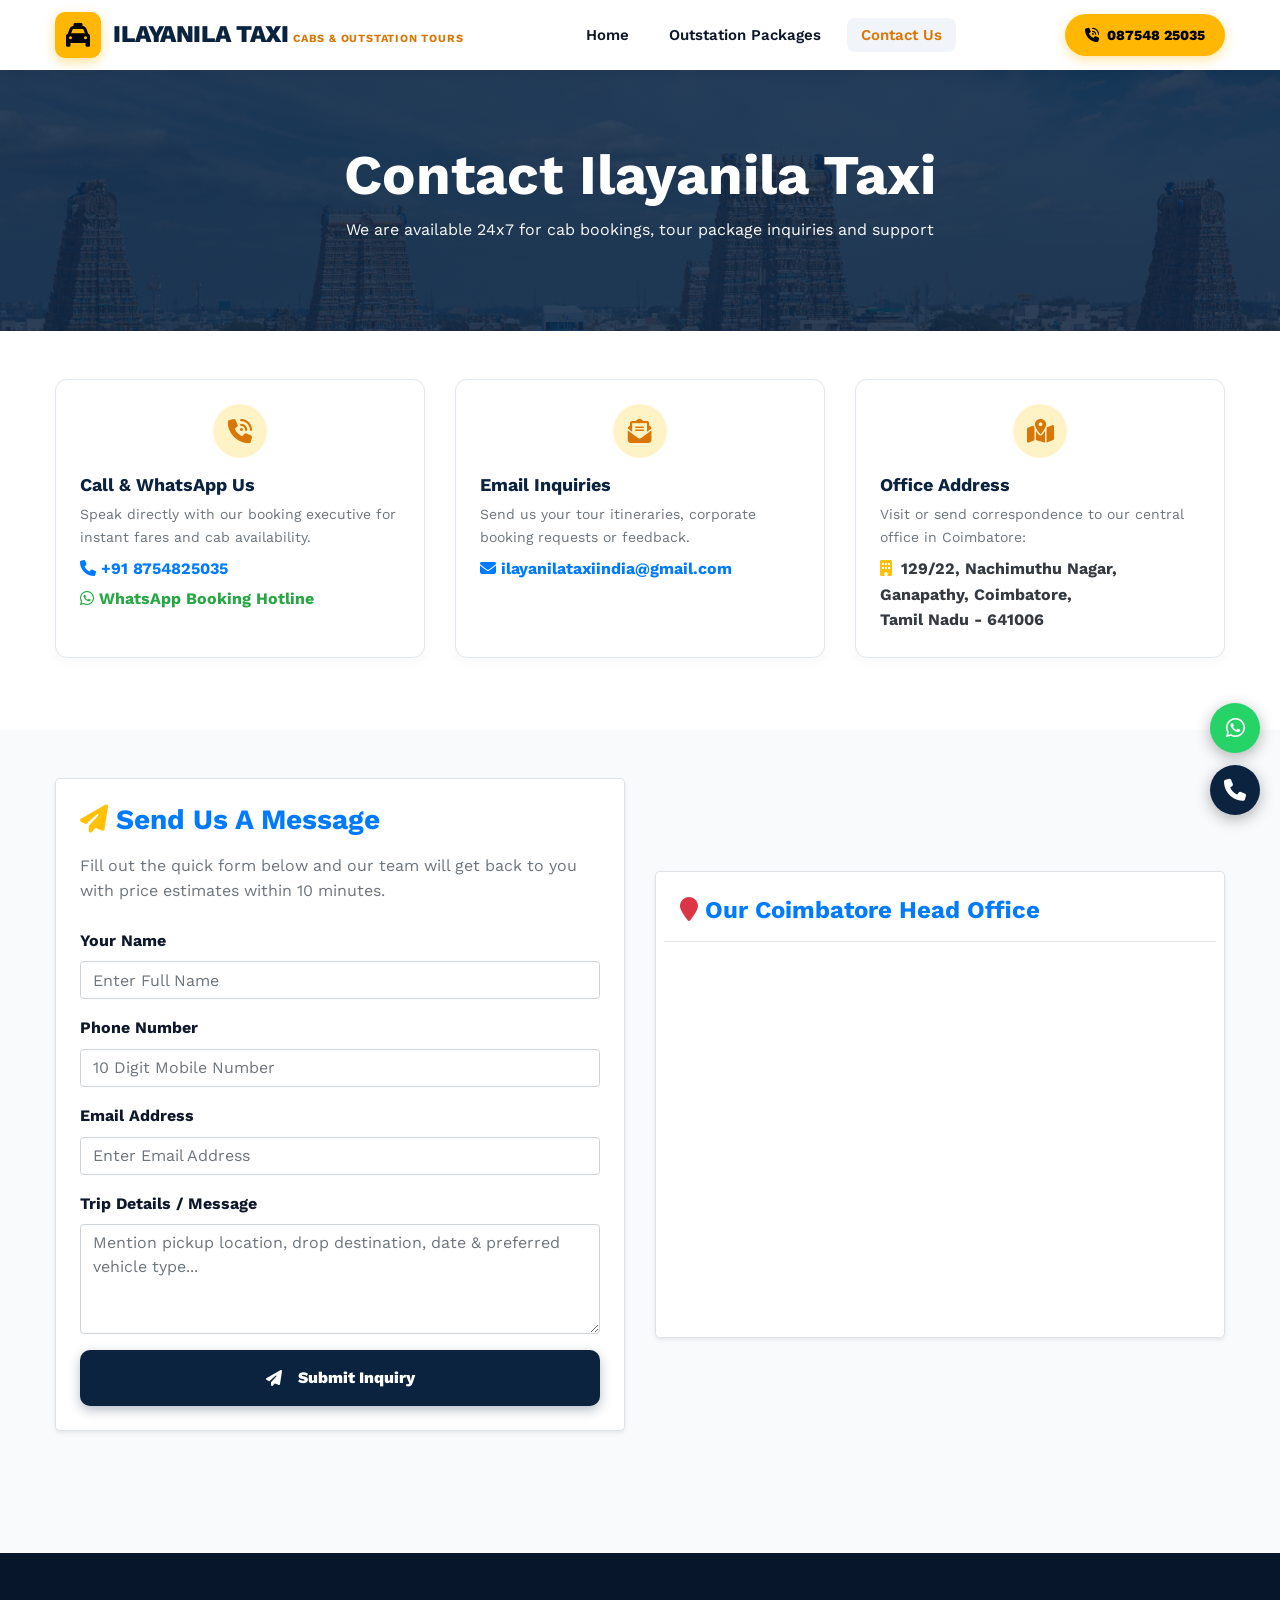
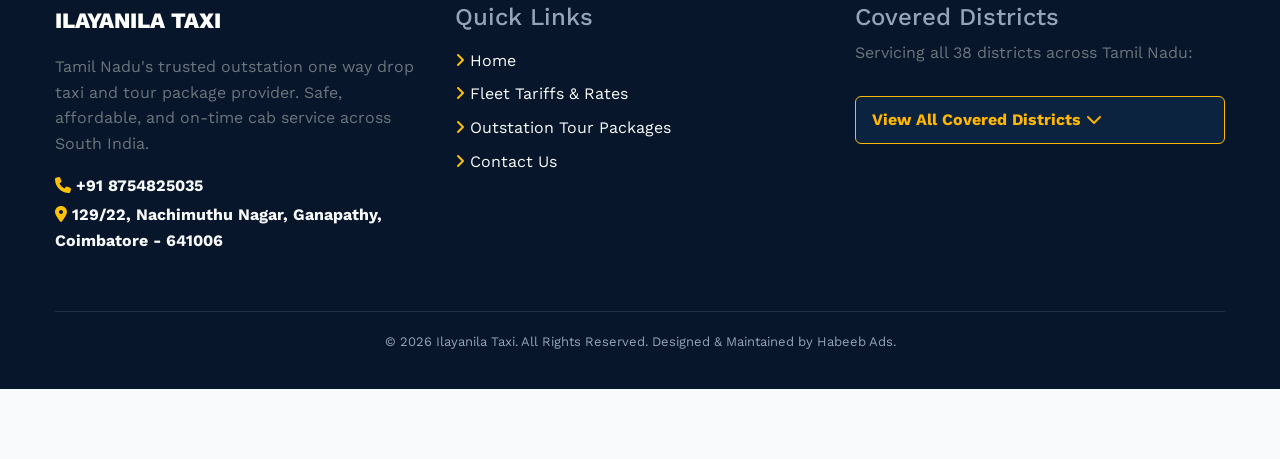
<file: contact.html>
<!DOCTYPE html>

<html lang="en">
<head>
<meta charset="utf-8"/>
<meta content="IE=edge" http-equiv="X-UA-Compatible"/>
<meta content="width=device-width, initial-scale=1.0, maximum-scale=1.0, user-scalable=0" name="viewport"/>
<title>Contact Us - Ilayanila Taxi</title>
<!-- Fav Icon -->
<link href="assets/images/logo.png" rel="icon" type="image/x-icon"/>
<!-- Google Fonts -->
<link href="https://fonts.googleapis.com/css2?family=Playfair+Display:ital,wght@0,600;0,700;0,800;1,600&family=Work+Sans:ital,wght@0,400;0,500;0,600;0,700;0,800&display=swap" rel="stylesheet"/>
<!-- CDN Fallbacks for Bootstrap & FontAwesome -->
<link href="https://cdn.jsdelivr.net/npm/bootstrap@4.6.2/dist/css/bootstrap.min.css" rel="stylesheet"/>
<link href="https://cdnjs.cloudflare.com/ajax/libs/font-awesome/6.4.0/css/all.min.css" rel="stylesheet"/>
<!-- Stylesheets -->
<link href="./assets/css/style.css" rel="stylesheet"/>
<link href="./assets/css/responsive.css" rel="stylesheet"/>
<link href="./style.css" rel="stylesheet"/>

</head>
<body>
<div class="boxed_wrapper">

<!-- main header -->
<header class="main-header">
<div class="header-lower">
<div class="auto-container">
<div class="outer-box">
<div class="logo-box">
  <a href="index.html" class="brand-badge">
    <div class="brand-icon"><i class="fa-solid fa-taxi"></i></div>
    <div class="brand-text">
      <span class="brand-title">ILAYANILA TAXI</span>
      <span class="brand-sub">Cabs & Outstation Tours</span>
    </div>
  </a>
</div>

<div class="menu-area clearfix d-none d-lg-block">
<nav class="main-menu">
<ul class="navigation">
<li><a href="index.html">Home</a></li>
<li><a href="Destination.html">Outstation Packages</a></li>
<li class="current"><a href="contact.html">Contact Us</a></li>
</ul>
</nav>
</div>

<div class="header-cta-group">
  <a href="tel:+918754825035" class="btn-header-call">
    <i class="fa-solid fa-phone-volume"></i>
    <span>087548 25035</span>
  </a>
</div>

</div>
</div>
</div>
</header>

<!-- Page Title Banner -->
<section class="page-title text-center text-white py-5 position-relative" style="background: linear-gradient(rgba(12, 35, 64, 0.85), rgba(12, 35, 64, 0.85)), url('./assets/images/gallery/banner1.jpg') center/cover no-repeat;">
  <div class="auto-container py-4">
    <h1 class="font-weight-bold display-4 mb-2">Contact Ilayanila Taxi</h1>
    <p class="font-size-18 text-light">We are available 24x7 for cab bookings, tour package inquiries and support</p>
  </div>
</section>

<!-- Contact Cards Section -->
<section class="py-5 bg-white">
<div class="auto-container">
  <div class="row">
    <div class="col-lg-4 col-md-6 mb-4">
      <div class="feature-box text-left p-4 h-100">
        <div class="feature-icon mb-3"><i class="fa-solid fa-phone-volume"></i></div>
        <h4 class="font-weight-bold mb-2">Call & WhatsApp Us</h4>
        <p class="text-muted mb-2">Speak directly with our booking executive for instant fares and cab availability.</p>
        <div class="font-weight-bold text-primary font-size-18">
          <a href="tel:+918754825035" class="text-primary d-block mb-1"><i class="fa-solid fa-phone"></i> +91 8754825035</a>
          <a href="https://wa.me/918754825035?text=Hello%20Ilayanila%20Taxi" target="_blank" class="text-success d-block font-size-15"><i class="fa-brands fa-whatsapp"></i> WhatsApp Booking Hotline</a>
        </div>
      </div>
    </div>

    <div class="col-lg-4 col-md-6 mb-4">
      <div class="feature-box text-left p-4 h-100">
        <div class="feature-icon mb-3"><i class="fa-solid fa-envelope-open-text"></i></div>
        <h4 class="font-weight-bold mb-2">Email Inquiries</h4>
        <p class="text-muted mb-2">Send us your tour itineraries, corporate booking requests or feedback.</p>
        <div class="font-weight-bold text-primary">
          <a href="mailto:ilayanilataxiindia@gmail.com" class="text-primary"><i class="fa-solid fa-envelope"></i> ilayanilataxiindia@gmail.com</a>
        </div>
      </div>
    </div>

    <div class="col-lg-4 col-md-12 mb-4">
      <div class="feature-box text-left p-4 h-100">
        <div class="feature-icon mb-3"><i class="fa-solid fa-map-location-dot"></i></div>
        <h4 class="font-weight-bold mb-2">Office Address</h4>
        <p class="text-muted mb-2">Visit or send correspondence to our central office in Coimbatore:</p>
        <address class="font-weight-bold text-dark mb-0">
          <i class="fa-solid fa-building text-warning mr-1"></i> 129/22, Nachimuthu Nagar,<br/>
          Ganapathy, Coimbatore,<br/>
          Tamil Nadu - 641006
        </address>
      </div>
    </div>
  </div>
</div>
</section>

<!-- Inquiry Form & Map -->
<section class="py-5" style="background: #f8fafc;">
<div class="auto-container">
  <div class="row align-items-center">
    <div class="col-lg-6 mb-4">
      <div class="bg-white p-4 rounded-lg shadow-sm border">
        <h3 class="font-weight-bold text-primary mb-3"><i class="fa-solid fa-paper-plane text-warning"></i> Send Us A Message</h3>
        <p class="text-muted mb-4 font-size-14">Fill out the quick form below and our team will get back to you with price estimates within 10 minutes.</p>
        
        <form action="https://formspree.io/f/xvovplva" method="POST">
          <div class="form-group mb-3">
            <label class="font-weight-bold font-size-14">Your Name</label>
            <input type="text" name="name" class="form-control" placeholder="Enter Full Name" required />
          </div>
          <div class="form-group mb-3">
            <label class="font-weight-bold font-size-14">Phone Number</label>
            <input type="tel" name="phone" class="form-control" placeholder="10 Digit Mobile Number" required />
          </div>
          <div class="form-group mb-3">
            <label class="font-weight-bold font-size-14">Email Address</label>
            <input type="email" name="email" class="form-control" placeholder="Enter Email Address" required />
          </div>
          <div class="form-group mb-3">
            <label class="font-weight-bold font-size-14">Trip Details / Message</label>
            <textarea name="message" class="form-control" rows="4" placeholder="Mention pickup location, drop destination, date & preferred vehicle type..." required></textarea>
          </div>
          <button type="submit" class="btn btn-call w-100 py-3 font-weight-bold text-white">
            <i class="fa-solid fa-paper-plane mr-2"></i> Submit Inquiry
          </button>
        </form>
      </div>
    </div>

    <div class="col-lg-6 mb-4">
      <div class="bg-white p-2 rounded-lg shadow-sm border overflow-hidden">
        <h4 class="p-3 font-weight-bold text-primary mb-0 border-bottom"><i class="fa-solid fa-location-pin text-danger"></i> Our Coimbatore Head Office</h4>
        <iframe src="https://www.google.com/maps/embed?pb=!1m18!1m12!1m3!1d3916.1422736113886!2d76.9748!3d11.0315!2m3!1f0!2f0!3f0!3m2!1i1024!2i768!4f13.1!3m3!1m2!1s0x3ba858276f575631%3A0xa6eb3e5952f40441!2sGanapathy%2C%20Coimbatore%2C%20Tamil%20Nadu%20641006!5e0!3m2!1sen!2sin!4v1680000000000!5m2!1sen!2sin" width="100%" height="380" style="border:0;" allowfullscreen="" loading="lazy"></iframe>
      </div>
    </div>
  </div>
</div>
</section>

<!-- Footer -->
<footer class="footer">
<div class="auto-container">
  <div class="row">
    <div class="col-lg-4 col-md-6 mb-4">
      <span>ILAYANILA TAXI</span>
      <p class="mt-3 text-muted">Tamil Nadu's trusted outstation one way drop taxi and tour package provider. Safe, affordable, and on-time cab service across South India.</p>
      <div class="mt-3 font-weight-bold text-light">
        <p class="mb-1"><i class="fa-solid fa-phone text-warning"></i> +91 8754825035</p>
        <p class="mb-1"><i class="fa-solid fa-location-dot text-warning"></i> 129/22, Nachimuthu Nagar, Ganapathy, Coimbatore - 641006</p>
      </div>
    </div>

    <div class="col-lg-4 col-md-6 mb-4">
      <h4>Quick Links</h4>
      <ul class="list-unstyled mt-3 font-size-14 text-light">
        <li class="mb-2"><a href="index.html"><i class="fa-solid fa-angle-right text-warning"></i> Home</a></li>
        <li class="mb-2"><a href="index.html#tariff-sec"><i class="fa-solid fa-angle-right text-warning"></i> Fleet Tariffs & Rates</a></li>
        <li class="mb-2"><a href="Destination.html"><i class="fa-solid fa-angle-right text-warning"></i> Outstation Tour Packages</a></li>
        <li class="mb-2"><a href="contact.html"><i class="fa-solid fa-angle-right text-warning"></i> Contact Us</a></li>
      </ul>
    </div>

    <div class="col-lg-4 col-md-12 mb-4">
      <h4>Covered Districts</h4>
      <p class="text-muted font-size-13">Servicing all 38 districts across Tamil Nadu:</p>
      <button class="collapsible">View All Covered Districts <i class="fa-solid fa-chevron-down"></i></button>
      <div class="content" style="display:none;">
        <ul class="district-list">
          <li>Ariyalur</li><li>Chengalpattu</li><li>Chennai</li><li>Coimbatore</li>
          <li>Cuddalore</li><li>Dharmapuri</li><li>Dindigul</li><li>Erode</li>
          <li>Kallakurichi</li><li>Kanchipuram</li><li>Kanyakumari</li><li>Karur</li>
          <li>Krishnagiri</li><li>Madurai</li><li>Mayiladuthurai</li><li>Nagapattinam</li>
          <li>Namakkal</li><li>Nilgiris (Ooty)</li><li>Perambalur</li><li>Pudukkottai</li>
          <li>Ramanathapuram</li><li>Ranipet</li><li>Salem</li><li>Sivaganga</li>
          <li>Tenkasi</li><li>Thanjavur</li><li>Theni</li><li>Thoothukudi</li>
          <li>Tiruchirappalli</li><li>Tirunelveli</li><li>Tirupathur</li><li>Tiruppur</li>
          <li>Tiruvallur</li><li>Tiruvannamalai</li><li>Tiruvarur</li><li>Vellore</li>
          <li>Viluppuram</li><li>Virudhunagar</li>
        </ul>
      </div>
    </div>
  </div>

  <div class="footer-bottom text-center">
    <p>© 2026 Ilayanila Taxi. All Rights Reserved. Designed & Maintained by Habeeb Ads.</p>
  </div>
</div>
</footer>

<!-- Floating Desktop Contact Icons -->
<div class="contact-icons d-none d-md-flex">
  <a href="https://wa.me/918754825035?text=Hello%20Ilayanila%20Taxi" target="_blank" class="whatsapp-icon" title="Chat on WhatsApp"><i class="fa-brands fa-whatsapp"></i></a>
  <a href="tel:+918754825035" class="call-icon" title="Call Us"><i class="fa-solid fa-phone"></i></a>
</div>

<!-- Fixed Mobile Bottom Action Bar -->
<div class="mobile-bottom-bar d-md-none">
  <a href="tel:+918754825035" class="mobile-btn-call">
    <i class="fa-solid fa-phone"></i> Call 087548 25035
  </a>
  <a href="https://wa.me/918754825035?text=Hello%20Ilayanila%20Taxi" target="_blank" class="mobile-btn-whatsapp">
    <i class="fa-brands fa-whatsapp"></i> WhatsApp Book
  </a>
</div>

</div><!-- boxed_wrapper -->

<script src="https://code.jquery.com/jquery-3.6.0.min.js"></script>
<script src="https://cdn.jsdelivr.net/npm/bootstrap@4.6.2/dist/js/bootstrap.bundle.min.js"></script>

<script>
window.addEventListener('DOMContentLoaded', function() {
    document.querySelectorAll('img').forEach(function(img) {
        img.addEventListener('error', function() {
            const src = this.getAttribute('src') || '';
            if (src.includes('pro') || src.includes('Etios') || src.includes('carr')) {
                this.src = 'https://images.unsplash.com/photo-1549317661-bd32c8ce0db2?auto=format&fit=crop&w=800&q=80';
            } else if (src.includes('banner') || src.includes('gallery') || src.includes('covai') || src.includes('tanjore') || src.includes('pondicherry')) {
                this.src = 'https://images.unsplash.com/photo-1582510003544-4d00b7f74220?auto=format&fit=crop&w=800&q=80';
            } else {
                this.src = 'https://images.unsplash.com/photo-1552519507-da3b142c6e3d?auto=format&fit=crop&w=800&q=80';
            }
        });
    });

    const coll = document.querySelector('.collapsible');
    if (coll) {
        coll.addEventListener('click', function() {
            const content = this.nextElementSibling;
            content.style.display = content.style.display === 'block' ? 'none' : 'block';
        });
    }

    const urlParams = new URLSearchParams(window.location.search);
    const message = urlParams.get('message');
    if (message === 'Successfull') {
        alert('Thank you! Your message has been sent successfully.');
    } else if (message === 'Failed') {
        alert('Failed to send your message. Please try again.');
    }
});
</script>
</body>
</html>
</file>
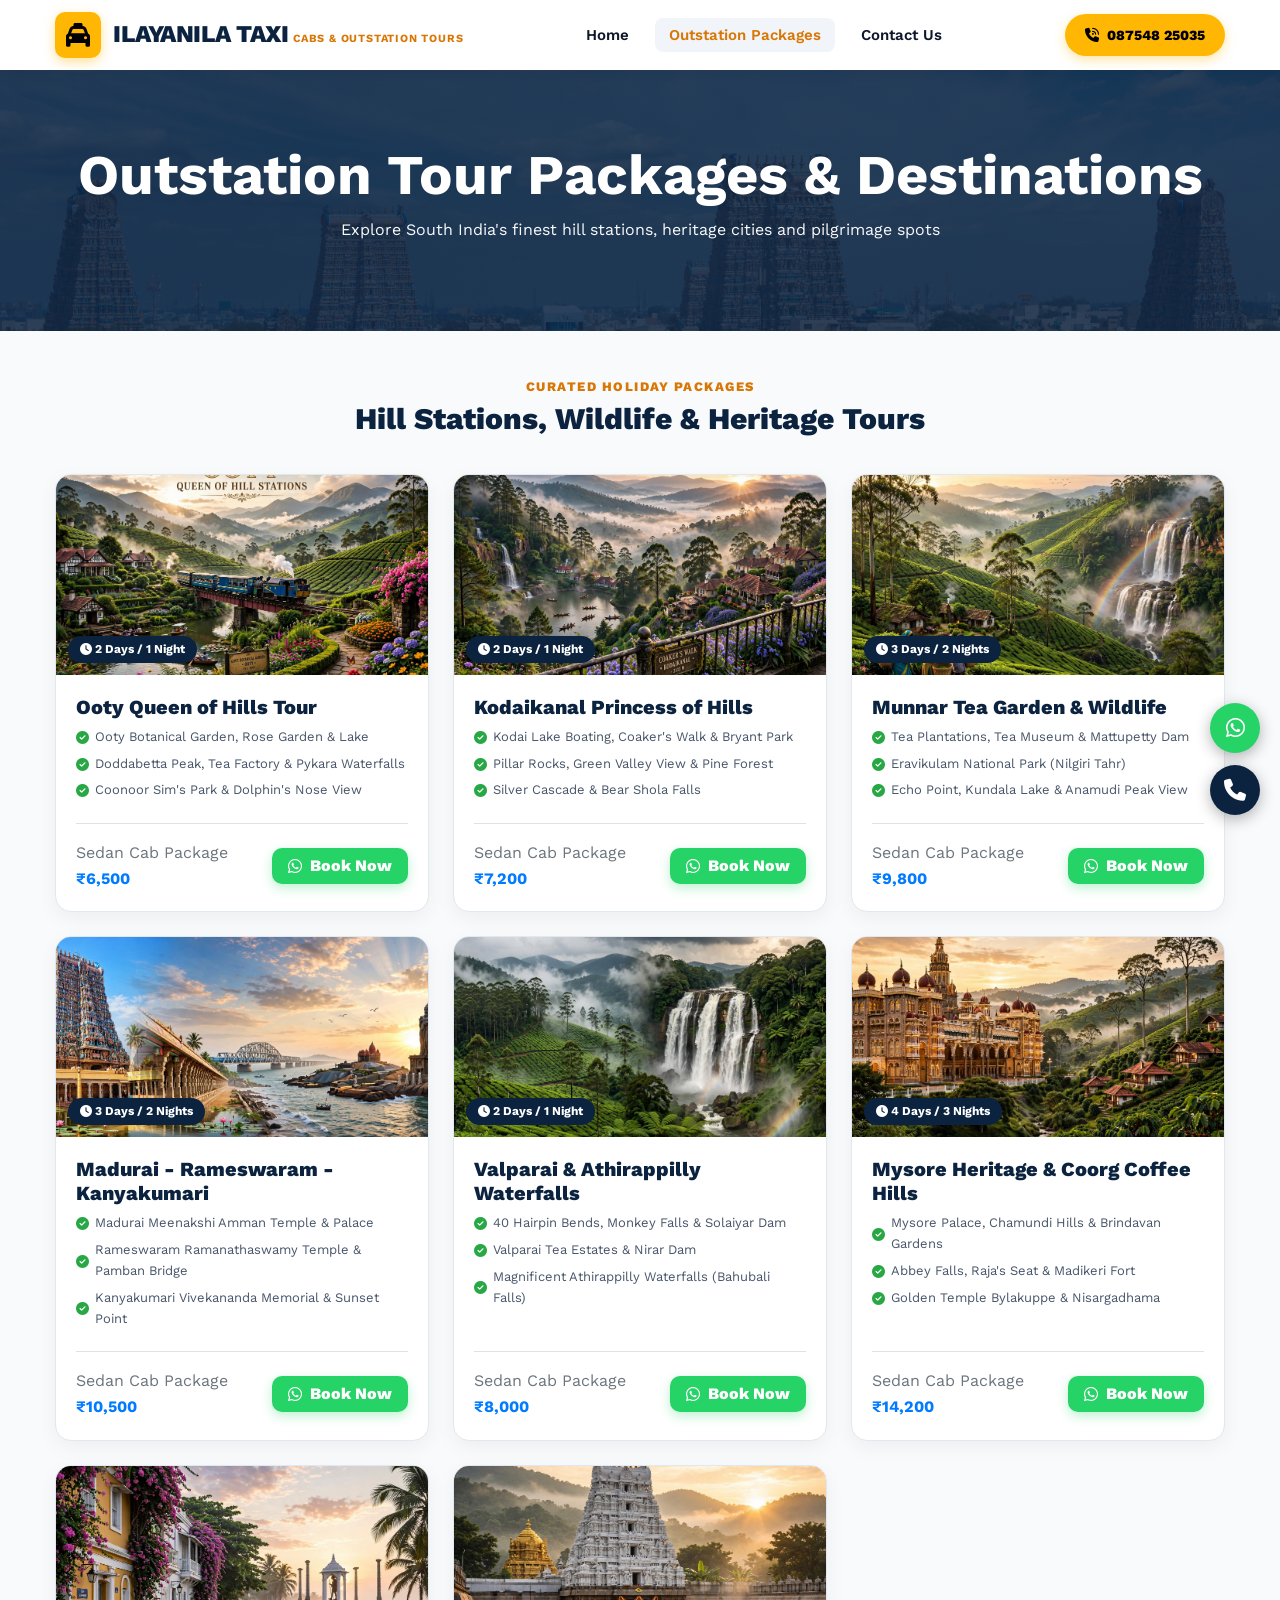
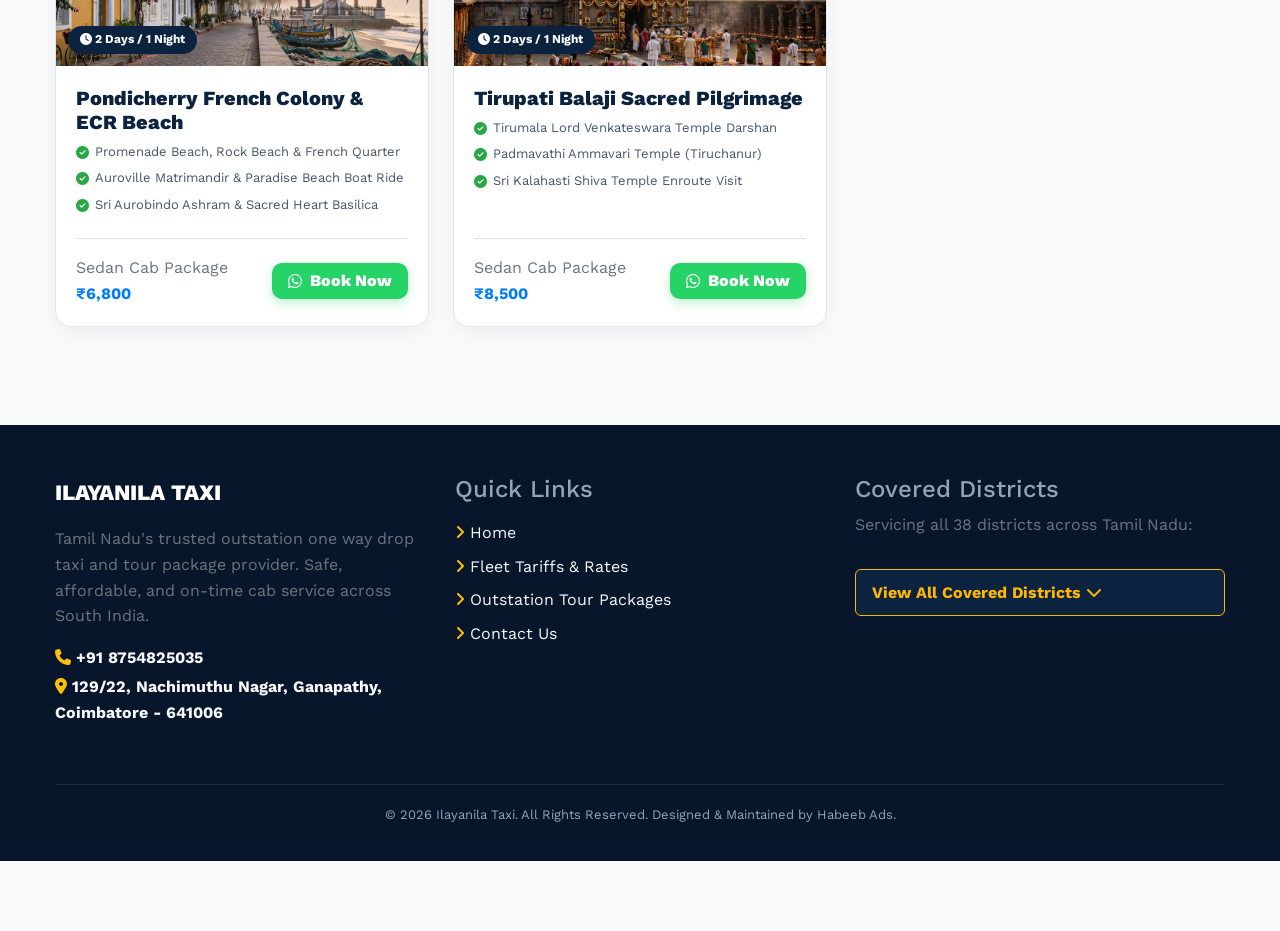
<file: Destination.html>
<!DOCTYPE html>

<html lang="en">
<head>
<meta charset="utf-8"/>
<meta content="IE=edge" http-equiv="X-UA-Compatible"/>
<meta content="width=device-width, initial-scale=1.0, maximum-scale=1.0, user-scalable=0" name="viewport"/>
<title>Outstation Tour Packages - Ilayanila Taxi</title>
<!-- Fav Icon -->
<link href="assets/images/logo.png" rel="icon" type="image/x-icon"/>
<!-- Google Fonts -->
<link href="https://fonts.googleapis.com/css2?family=Playfair+Display:ital,wght@0,600;0,700;0,800;1,600&family=Work+Sans:ital,wght@0,400;0,500;0,600;0,700;0,800&display=swap" rel="stylesheet"/>
<!-- CDN Fallbacks for Bootstrap & FontAwesome -->
<link href="https://cdn.jsdelivr.net/npm/bootstrap@4.6.2/dist/css/bootstrap.min.css" rel="stylesheet"/>
<link href="https://cdnjs.cloudflare.com/ajax/libs/font-awesome/6.4.0/css/all.min.css" rel="stylesheet"/>
<!-- Stylesheets -->
<link href="./assets/css/style.css" rel="stylesheet"/>
<link href="./assets/css/responsive.css" rel="stylesheet"/>
<link href="./style.css" rel="stylesheet"/>

</head>
<body>
<div class="boxed_wrapper">

<!-- main header -->
<header class="main-header">
<div class="header-lower">
<div class="auto-container">
<div class="outer-box">
<div class="logo-box">
  <a href="index.html" class="brand-badge">
    <div class="brand-icon"><i class="fa-solid fa-taxi"></i></div>
    <div class="brand-text">
      <span class="brand-title">ILAYANILA TAXI</span>
      <span class="brand-sub">Cabs & Outstation Tours</span>
    </div>
  </a>
</div>

<div class="menu-area clearfix d-none d-lg-block">
<nav class="main-menu">
<ul class="navigation">
<li><a href="index.html">Home</a></li>
<li class="current"><a href="Destination.html">Outstation Packages</a></li>
<li><a href="contact.html">Contact Us</a></li>
</ul>
</nav>
</div>

<div class="header-cta-group">
  <a href="tel:+918754825035" class="btn-header-call">
    <i class="fa-solid fa-phone-volume"></i>
    <span>087548 25035</span>
  </a>
</div>

</div>
</div>
</div>
</header>

<!-- Page Title Banner -->
<section class="page-title text-center text-white py-5 position-relative" style="background: linear-gradient(rgba(12, 35, 64, 0.85), rgba(12, 35, 64, 0.85)), url('./assets/images/gallery/banner1.jpg') center/cover no-repeat;">
  <div class="auto-container py-4">
    <h1 class="font-weight-bold display-4 mb-2">Outstation Tour Packages & Destinations</h1>
    <p class="font-size-18 text-light">Explore South India's finest hill stations, heritage cities and pilgrimage spots</p>
  </div>
</section>

<!-- Main Tour Packages Grid -->
<section class="py-5" style="background: #f8fafc;">
<div class="auto-container">
  <div class="sec-title">
    <h6>Curated Holiday Packages</h6>
    <h2>Hill Stations, Wildlife & Heritage Tours</h2>
  </div>

  <div class="tour-grid">
    <!-- Ooty -->
    <div class="tour-card">
      <div class="tour-card-img">
        <img src="./assets/images/gallery/gallery-1.jpg" onerror="this.onerror=null;this.src='./assets/images/tour/tour-1.jpg';" alt="Ooty Tour" />
        <span class="tour-duration-tag"><i class="fa-solid fa-clock"></i> 2 Days / 1 Night</span>
      </div>
      <div class="tour-card-body">
        <h3 class="tour-card-title">Ooty Queen of Hills Tour</h3>
        <ul class="tour-highlights-list">
          <li><i class="fa-solid fa-circle-check text-success"></i> Ooty Botanical Garden, Rose Garden & Lake</li>
          <li><i class="fa-solid fa-circle-check text-success"></i> Doddabetta Peak, Tea Factory & Pykara Waterfalls</li>
          <li><i class="fa-solid fa-circle-check text-success"></i> Coonoor Sim's Park & Dolphin's Nose View</li>
        </ul>
        <div class="d-flex justify-content-between align-items-center mt-auto pt-3 border-top">
          <div>
            <span class="text-muted font-size-12">Sedan Cab Package</span>
            <div class="font-weight-bold text-primary font-size-18">₹6,500</div>
          </div>
          <a href="https://wa.me/918754825035?text=Enquiry%20for%20Ooty%20Tour%20Package" target="_blank" class="btn btn-whatsapp px-3">
            <i class="fa-brands fa-whatsapp"></i> Book Now
          </a>
        </div>
      </div>
    </div>

    <!-- Kodaikanal -->
    <div class="tour-card">
      <div class="tour-card-img">
        <img src="./assets/images/gallery/gallery-2.jpg" onerror="this.onerror=null;this.src='./assets/images/tour/tour-2.jpg';" alt="Kodaikanal Tour" />
        <span class="tour-duration-tag"><i class="fa-solid fa-clock"></i> 2 Days / 1 Night</span>
      </div>
      <div class="tour-card-body">
        <h3 class="tour-card-title">Kodaikanal Princess of Hills</h3>
        <ul class="tour-highlights-list">
          <li><i class="fa-solid fa-circle-check text-success"></i> Kodai Lake Boating, Coaker's Walk & Bryant Park</li>
          <li><i class="fa-solid fa-circle-check text-success"></i> Pillar Rocks, Green Valley View & Pine Forest</li>
          <li><i class="fa-solid fa-circle-check text-success"></i> Silver Cascade & Bear Shola Falls</li>
        </ul>
        <div class="d-flex justify-content-between align-items-center mt-auto pt-3 border-top">
          <div>
            <span class="text-muted font-size-12">Sedan Cab Package</span>
            <div class="font-weight-bold text-primary font-size-18">₹7,200</div>
          </div>
          <a href="https://wa.me/918754825035?text=Enquiry%20for%20Kodaikanal%20Tour%20Package" target="_blank" class="btn btn-whatsapp px-3">
            <i class="fa-brands fa-whatsapp"></i> Book Now
          </a>
        </div>
      </div>
    </div>

    <!-- Munnar -->
    <div class="tour-card">
      <div class="tour-card-img">
        <img src="./assets/images/gallery/gallery-3.jpg" onerror="this.onerror=null;this.src='./assets/images/tour/tour-3.jpg';" alt="Munnar Tea Tour" />
        <span class="tour-duration-tag"><i class="fa-solid fa-clock"></i> 3 Days / 2 Nights</span>
      </div>
      <div class="tour-card-body">
        <h3 class="tour-card-title">Munnar Tea Garden & Wildlife</h3>
        <ul class="tour-highlights-list">
          <li><i class="fa-solid fa-circle-check text-success"></i> Tea Plantations, Tea Museum & Mattupetty Dam</li>
          <li><i class="fa-solid fa-circle-check text-success"></i> Eravikulam National Park (Nilgiri Tahr)</li>
          <li><i class="fa-solid fa-circle-check text-success"></i> Echo Point, Kundala Lake & Anamudi Peak View</li>
        </ul>
        <div class="d-flex justify-content-between align-items-center mt-auto pt-3 border-top">
          <div>
            <span class="text-muted font-size-12">Sedan Cab Package</span>
            <div class="font-weight-bold text-primary font-size-18">₹9,800</div>
          </div>
          <a href="https://wa.me/918754825035?text=Enquiry%20for%20Munnar%20Tour%20Package" target="_blank" class="btn btn-whatsapp px-3">
            <i class="fa-brands fa-whatsapp"></i> Book Now
          </a>
        </div>
      </div>
    </div>

    <!-- Madurai - Rameswaram - Kanyakumari -->
    <div class="tour-card">
      <div class="tour-card-img">
        <img src="./assets/images/gallery/gallery-4.jpg" onerror="this.onerror=null;this.src='./assets/images/tour/tour-4.jpg';" alt="Rameswaram Temple Tour" />
        <span class="tour-duration-tag"><i class="fa-solid fa-clock"></i> 3 Days / 2 Nights</span>
      </div>
      <div class="tour-card-body">
        <h3 class="tour-card-title">Madurai - Rameswaram - Kanyakumari</h3>
        <ul class="tour-highlights-list">
          <li><i class="fa-solid fa-circle-check text-success"></i> Madurai Meenakshi Amman Temple & Palace</li>
          <li><i class="fa-solid fa-circle-check text-success"></i> Rameswaram Ramanathaswamy Temple & Pamban Bridge</li>
          <li><i class="fa-solid fa-circle-check text-success"></i> Kanyakumari Vivekananda Memorial & Sunset Point</li>
        </ul>
        <div class="d-flex justify-content-between align-items-center mt-auto pt-3 border-top">
          <div>
            <span class="text-muted font-size-12">Sedan Cab Package</span>
            <div class="font-weight-bold text-primary font-size-18">₹10,500</div>
          </div>
          <a href="https://wa.me/918754825035?text=Enquiry%20for%20Madurai%20Rameswaram%20Kanyakumari%20Tour" target="_blank" class="btn btn-whatsapp px-3">
            <i class="fa-brands fa-whatsapp"></i> Book Now
          </a>
        </div>
      </div>
    </div>

    <!-- Valparai & Athirappilly -->
    <div class="tour-card">
      <div class="tour-card-img">
        <img src="./assets/images/gallery/gallery-5.jpg" onerror="this.onerror=null;this.src='./assets/images/tour/tour-5.jpg';" alt="Valparai Athirappilly Tour" />
        <span class="tour-duration-tag"><i class="fa-solid fa-clock"></i> 2 Days / 1 Night</span>
      </div>
      <div class="tour-card-body">
        <h3 class="tour-card-title">Valparai & Athirappilly Waterfalls</h3>
        <ul class="tour-highlights-list">
          <li><i class="fa-solid fa-circle-check text-success"></i> 40 Hairpin Bends, Monkey Falls & Solaiyar Dam</li>
          <li><i class="fa-solid fa-circle-check text-success"></i> Valparai Tea Estates & Nirar Dam</li>
          <li><i class="fa-solid fa-circle-check text-success"></i> Magnificent Athirappilly Waterfalls (Bahubali Falls)</li>
        </ul>
        <div class="d-flex justify-content-between align-items-center mt-auto pt-3 border-top">
          <div>
            <span class="text-muted font-size-12">Sedan Cab Package</span>
            <div class="font-weight-bold text-primary font-size-18">₹8,000</div>
          </div>
          <a href="https://wa.me/918754825035?text=Enquiry%20for%20Valparai%20Athirappilly%20Tour" target="_blank" class="btn btn-whatsapp px-3">
            <i class="fa-brands fa-whatsapp"></i> Book Now
          </a>
        </div>
      </div>
    </div>

    <!-- Mysore & Coorg -->
    <div class="tour-card">
      <div class="tour-card-img">
        <img src="./assets/images/gallery/gallery-6.jpg" onerror="this.onerror=null;this.src='./assets/images/tour/tour-6.jpg';" alt="Coorg Mysore Tour" />
        <span class="tour-duration-tag"><i class="fa-solid fa-clock"></i> 4 Days / 3 Nights</span>
      </div>
      <div class="tour-card-body">
        <h3 class="tour-card-title">Mysore Heritage & Coorg Coffee Hills</h3>
        <ul class="tour-highlights-list">
          <li><i class="fa-solid fa-circle-check text-success"></i> Mysore Palace, Chamundi Hills & Brindavan Gardens</li>
          <li><i class="fa-solid fa-circle-check text-success"></i> Abbey Falls, Raja's Seat & Madikeri Fort</li>
          <li><i class="fa-solid fa-circle-check text-success"></i> Golden Temple Bylakuppe & Nisargadhama</li>
        </ul>
        <div class="d-flex justify-content-between align-items-center mt-auto pt-3 border-top">
          <div>
            <span class="text-muted font-size-12">Sedan Cab Package</span>
            <div class="font-weight-bold text-primary font-size-18">₹14,200</div>
          </div>
          <a href="https://wa.me/918754825035?text=Enquiry%20for%20Mysore%20Coorg%20Tour" target="_blank" class="btn btn-whatsapp px-3">
            <i class="fa-brands fa-whatsapp"></i> Book Now
          </a>
        </div>
      </div>
    </div>

    <!-- Pondicherry Coastal French Colony -->
    <div class="tour-card">
      <div class="tour-card-img">
        <img src="./assets/images/gallery/covai.jpg" onerror="this.onerror=null;this.src='./assets/images/tour/tour-7.jpg';" alt="Pondicherry French Colony Tour" />
        <span class="tour-duration-tag"><i class="fa-solid fa-clock"></i> 2 Days / 1 Night</span>
      </div>
      <div class="tour-card-body">
        <h3 class="tour-card-title">Pondicherry French Colony & ECR Beach</h3>
        <ul class="tour-highlights-list">
          <li><i class="fa-solid fa-circle-check text-success"></i> Promenade Beach, Rock Beach & French Quarter</li>
          <li><i class="fa-solid fa-circle-check text-success"></i> Auroville Matrimandir & Paradise Beach Boat Ride</li>
          <li><i class="fa-solid fa-circle-check text-success"></i> Sri Aurobindo Ashram & Sacred Heart Basilica</li>
        </ul>
        <div class="d-flex justify-content-between align-items-center mt-auto pt-3 border-top">
          <div>
            <span class="text-muted font-size-12">Sedan Cab Package</span>
            <div class="font-weight-bold text-primary font-size-18">₹6,800</div>
          </div>
          <a href="https://wa.me/918754825035?text=Enquiry%20for%20Pondicherry%20Tour%20Package" target="_blank" class="btn btn-whatsapp px-3">
            <i class="fa-brands fa-whatsapp"></i> Book Now
          </a>
        </div>
      </div>
    </div>

    <!-- Tirupati Pilgrimage Tour -->
    <div class="tour-card">
      <div class="tour-card-img">
        <img src="./assets/images/gallery/gallery-7.jpg" onerror="this.onerror=null;this.src='./assets/images/tour/tour-8.jpg';" alt="Tirupati Temple Pilgrimage" />
        <span class="tour-duration-tag"><i class="fa-solid fa-clock"></i> 2 Days / 1 Night</span>
      </div>
      <div class="tour-card-body">
        <h3 class="tour-card-title">Tirupati Balaji Sacred Pilgrimage</h3>
        <ul class="tour-highlights-list">
          <li><i class="fa-solid fa-circle-check text-success"></i> Tirumala Lord Venkateswara Temple Darshan</li>
          <li><i class="fa-solid fa-circle-check text-success"></i> Padmavathi Ammavari Temple (Tiruchanur)</li>
          <li><i class="fa-solid fa-circle-check text-success"></i> Sri Kalahasti Shiva Temple Enroute Visit</li>
        </ul>
        <div class="d-flex justify-content-between align-items-center mt-auto pt-3 border-top">
          <div>
            <span class="text-muted font-size-12">Sedan Cab Package</span>
            <div class="font-weight-bold text-primary font-size-18">₹8,500</div>
          </div>
          <a href="https://wa.me/918754825035?text=Enquiry%20for%20Tirupati%20Pilgrimage%20Tour" target="_blank" class="btn btn-whatsapp px-3">
            <i class="fa-brands fa-whatsapp"></i> Book Now
          </a>
        </div>
      </div>
    </div>
  </div>
</div>
</section>

<!-- Footer -->
<footer class="footer">
<div class="auto-container">
  <div class="row">
    <div class="col-lg-4 col-md-6 mb-4">
      <span>ILAYANILA TAXI</span>
      <p class="mt-3 text-muted">Tamil Nadu's trusted outstation one way drop taxi and tour package provider. Safe, affordable, and on-time cab service across South India.</p>
      <div class="mt-3 font-weight-bold text-light">
        <p class="mb-1"><i class="fa-solid fa-phone text-warning"></i> +91 8754825035</p>
        <p class="mb-1"><i class="fa-solid fa-location-dot text-warning"></i> 129/22, Nachimuthu Nagar, Ganapathy, Coimbatore - 641006</p>
      </div>
    </div>

    <div class="col-lg-4 col-md-6 mb-4">
      <h4>Quick Links</h4>
      <ul class="list-unstyled mt-3 font-size-14 text-light">
        <li class="mb-2"><a href="index.html"><i class="fa-solid fa-angle-right text-warning"></i> Home</a></li>
        <li class="mb-2"><a href="index.html#tariff-sec"><i class="fa-solid fa-angle-right text-warning"></i> Fleet Tariffs & Rates</a></li>
        <li class="mb-2"><a href="Destination.html"><i class="fa-solid fa-angle-right text-warning"></i> Outstation Tour Packages</a></li>
        <li class="mb-2"><a href="contact.html"><i class="fa-solid fa-angle-right text-warning"></i> Contact Us</a></li>
      </ul>
    </div>

    <div class="col-lg-4 col-md-12 mb-4">
      <h4>Covered Districts</h4>
      <p class="text-muted font-size-13">Servicing all 38 districts across Tamil Nadu:</p>
      <button class="collapsible">View All Covered Districts <i class="fa-solid fa-chevron-down"></i></button>
      <div class="content" style="display:none;">
        <ul class="district-list">
          <li>Ariyalur</li><li>Chengalpattu</li><li>Chennai</li><li>Coimbatore</li>
          <li>Cuddalore</li><li>Dharmapuri</li><li>Dindigul</li><li>Erode</li>
          <li>Kallakurichi</li><li>Kanchipuram</li><li>Kanyakumari</li><li>Karur</li>
          <li>Krishnagiri</li><li>Madurai</li><li>Mayiladuthurai</li><li>Nagapattinam</li>
          <li>Namakkal</li><li>Nilgiris (Ooty)</li><li>Perambalur</li><li>Pudukkottai</li>
          <li>Ramanathapuram</li><li>Ranipet</li><li>Salem</li><li>Sivaganga</li>
          <li>Tenkasi</li><li>Thanjavur</li><li>Theni</li><li>Thoothukudi</li>
          <li>Tiruchirappalli</li><li>Tirunelveli</li><li>Tirupathur</li><li>Tiruppur</li>
          <li>Tiruvallur</li><li>Tiruvannamalai</li><li>Tiruvarur</li><li>Vellore</li>
          <li>Viluppuram</li><li>Virudhunagar</li>
        </ul>
      </div>
    </div>
  </div>

  <div class="footer-bottom text-center">
    <p>© 2026 Ilayanila Taxi. All Rights Reserved. Designed & Maintained by Habeeb Ads.</p>
  </div>
</div>
</footer>

<!-- Floating Desktop Contact Icons -->
<div class="contact-icons d-none d-md-flex">
  <a href="https://wa.me/918754825035?text=Hello%20Ilayanila%20Taxi,%20I%20would%20like%20to%20book%20a%20tour%20package" target="_blank" class="whatsapp-icon" title="Chat on WhatsApp"><i class="fa-brands fa-whatsapp"></i></a>
  <a href="tel:+918754825035" class="call-icon" title="Call Us"><i class="fa-solid fa-phone"></i></a>
</div>

<!-- Fixed Mobile Bottom Action Bar -->
<div class="mobile-bottom-bar d-md-none">
  <a href="tel:+918754825035" class="mobile-btn-call">
    <i class="fa-solid fa-phone"></i> Call 087548 25035
  </a>
  <a href="https://wa.me/918754825035?text=Hello%20Ilayanila%20Taxi,%20I%20want%20to%20book%20a%20tour%20package" target="_blank" class="mobile-btn-whatsapp">
    <i class="fa-brands fa-whatsapp"></i> WhatsApp Book
  </a>
</div>

</div><!-- boxed_wrapper -->

<script src="https://code.jquery.com/jquery-3.6.0.min.js"></script>
<script src="https://cdn.jsdelivr.net/npm/bootstrap@4.6.2/dist/js/bootstrap.bundle.min.js"></script>

<script>
window.addEventListener('DOMContentLoaded', function () {
    document.querySelectorAll('img').forEach(function(img) {
        img.addEventListener('error', function() {
            const src = this.getAttribute('src') || '';
            if (src.includes('pro') || src.includes('Etios') || src.includes('carr')) {
                this.src = 'https://images.unsplash.com/photo-1549317661-bd32c8ce0db2?auto=format&fit=crop&w=800&q=80';
            } else if (src.includes('banner') || src.includes('gallery') || src.includes('covai') || src.includes('tanjore') || src.includes('pondicherry')) {
                this.src = 'https://images.unsplash.com/photo-1582510003544-4d00b7f74220?auto=format&fit=crop&w=800&q=80';
            } else {
                this.src = 'https://images.unsplash.com/photo-1552519507-da3b142c6e3d?auto=format&fit=crop&w=800&q=80';
            }
        });
    });

    const coll = document.querySelector('.collapsible');
    if (coll) {
        coll.addEventListener('click', function() {
            const content = this.nextElementSibling;
            content.style.display = content.style.display === 'block' ? 'none' : 'block';
        });
    }
});
</script>
</body>
</html>
</file>
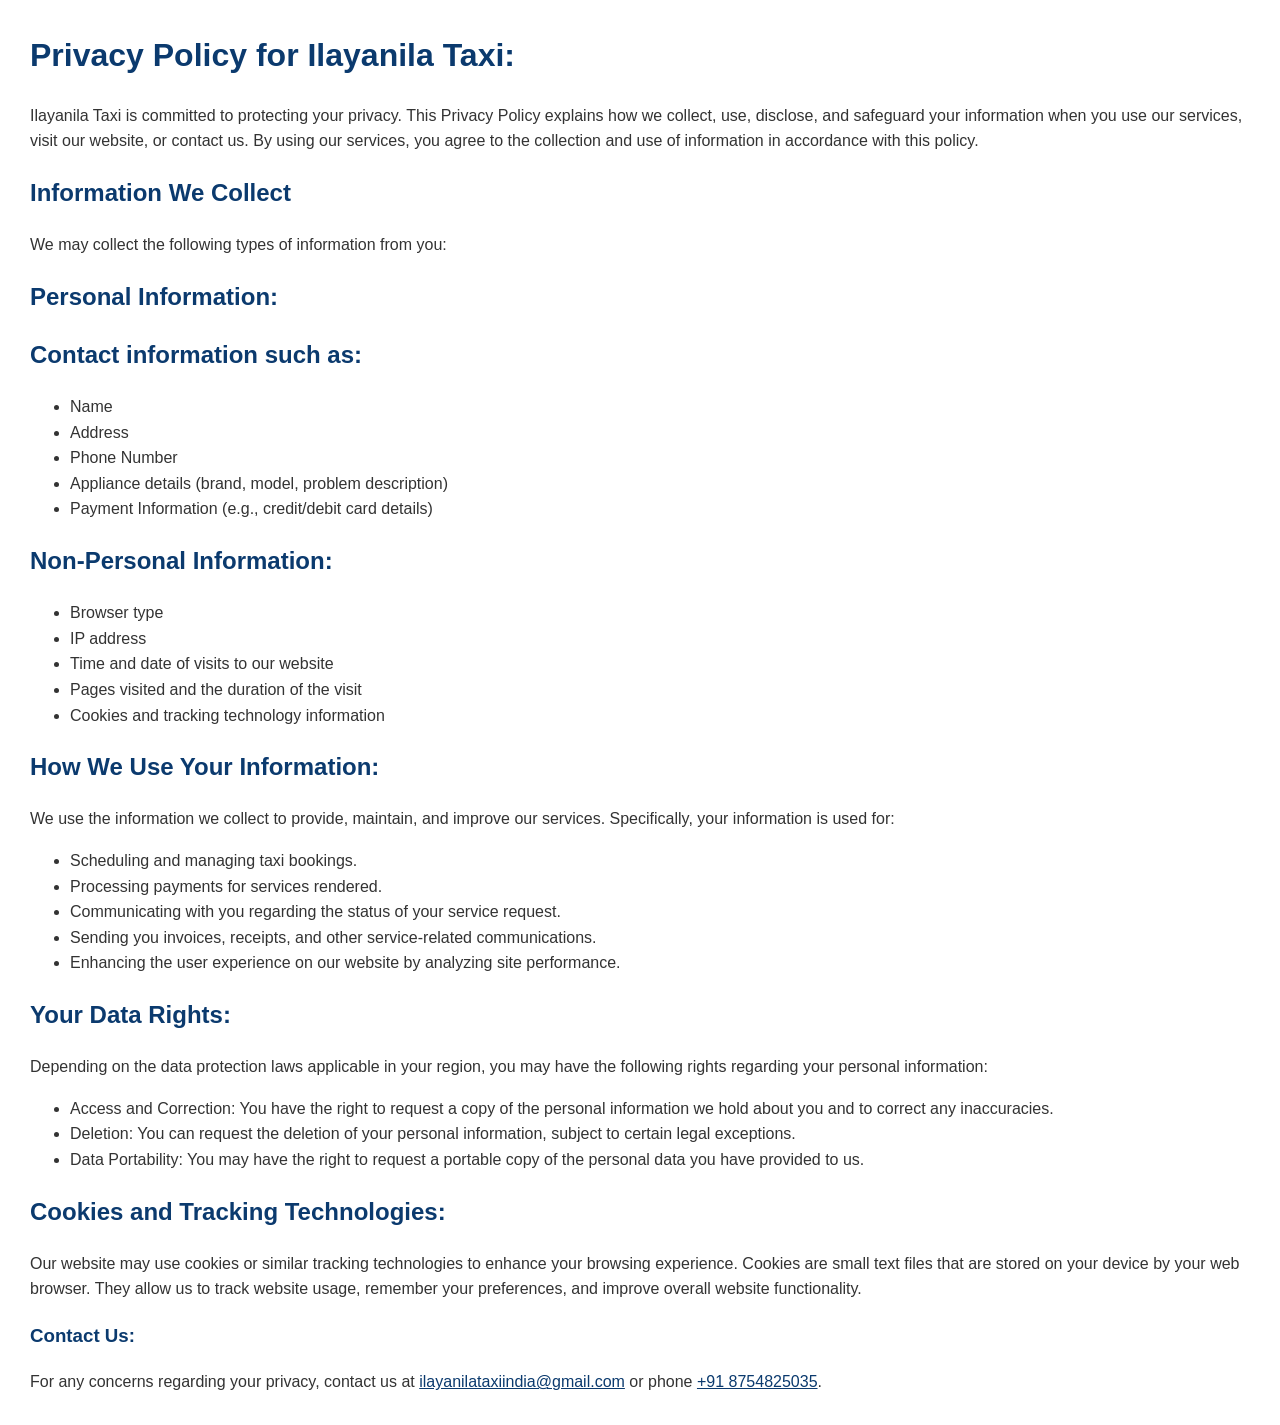
<file: privacypolicy.html>
<!DOCTYPE html>

<html lang="en">
<head>
<meta charset="utf-8"/>
<meta content="width=device-width, initial-scale=1.0" name="viewport"/>
<title>TERMS AND POLICY</title>
<link href="images/favicon/favicon-32x32.png" rel="icon" sizes="32x32" type="image/png"/>
<style>
body {
    font-family: Arial, sans-serif;
    line-height: 1.6;
    margin: 30px;
    color: #333;
}
h1, h2, h3 {
    color: #0b3a6e;
}
a {
    color: #0b3a6e;
}
</style>
</head>
<body>
<h1> Privacy Policy for Ilayanila Taxi:</h1>
<p> Ilayanila Taxi is committed to protecting your privacy. This Privacy Policy explains how we collect, use, disclose, and safeguard your information when you use our services, visit our website, or contact us. By using our services, you agree to the collection and use of information in accordance with this policy.</p>
<h2> Information We Collect</h2>
<p>We may collect the following types of information from you:</p>
<h2>Personal Information:</h2>
<div class="passage">
<h2>Contact information such as:</h2>
<ul>
<li>Name</li>
<li>Address</li>
<li>Phone Number</li>
<li>Appliance details (brand, model, problem description)</li>
<li>Payment Information (e.g., credit/debit card details)</li>
</ul>
<div class="passage">
<h2>Non-Personal Information:</h2>
<ul>
<li>Browser type</li>
<li>IP address</li>
<li>Time and date of visits to our website</li>
<li>Pages visited and the duration of the visit</li>
<li>Cookies and tracking technology information</li>
</ul>
<div class="passage">
<h2>How We Use Your Information:</h2>
<p>We use the information we collect to provide, maintain, and improve our services. Specifically, your information is used for:</p>
<ul>
<li>Scheduling and managing taxi bookings.</li>
<li>Processing payments for services rendered.</li>
<li>Communicating with you regarding the status of your service request.</li>
<li>Sending you invoices, receipts, and other service-related communications.</li>
<li>Enhancing the user experience on our website by analyzing site performance.</li>
</ul>
<div class="passage">
<h2>Your Data Rights:</h2>
<p>Depending on the data protection laws applicable in your region, you may have the following rights regarding your personal information:</p>
<ul>
<li>Access and Correction: You have the right to request a copy of the personal information we hold about you and to correct any inaccuracies.</li>
<li>Deletion: You can request the deletion of your personal information, subject to certain legal exceptions.</li>
<li>Data Portability: You may have the right to request a portable copy of the personal data you have provided to us.</li>
</ul>
<div class="passage">
<h2>Cookies and Tracking Technologies:</h2>
<p>Our website may use cookies or similar tracking technologies to enhance your browsing experience. Cookies are small text files that are stored on your device by your web browser. They allow us to track website usage, remember your preferences, and improve overall website functionality.</p>
</div>
</div>
</div>
<h3>Contact Us:</h3>
<p>For any concerns regarding your privacy, contact us at <a href="mailto:ilayanilataxiindia@gmail.com">ilayanilataxiindia@gmail.com</a> or phone <a href="tel:+918754825035">+91 8754825035</a>.</p>
</div>
</div>
</body>
</html>
</file>
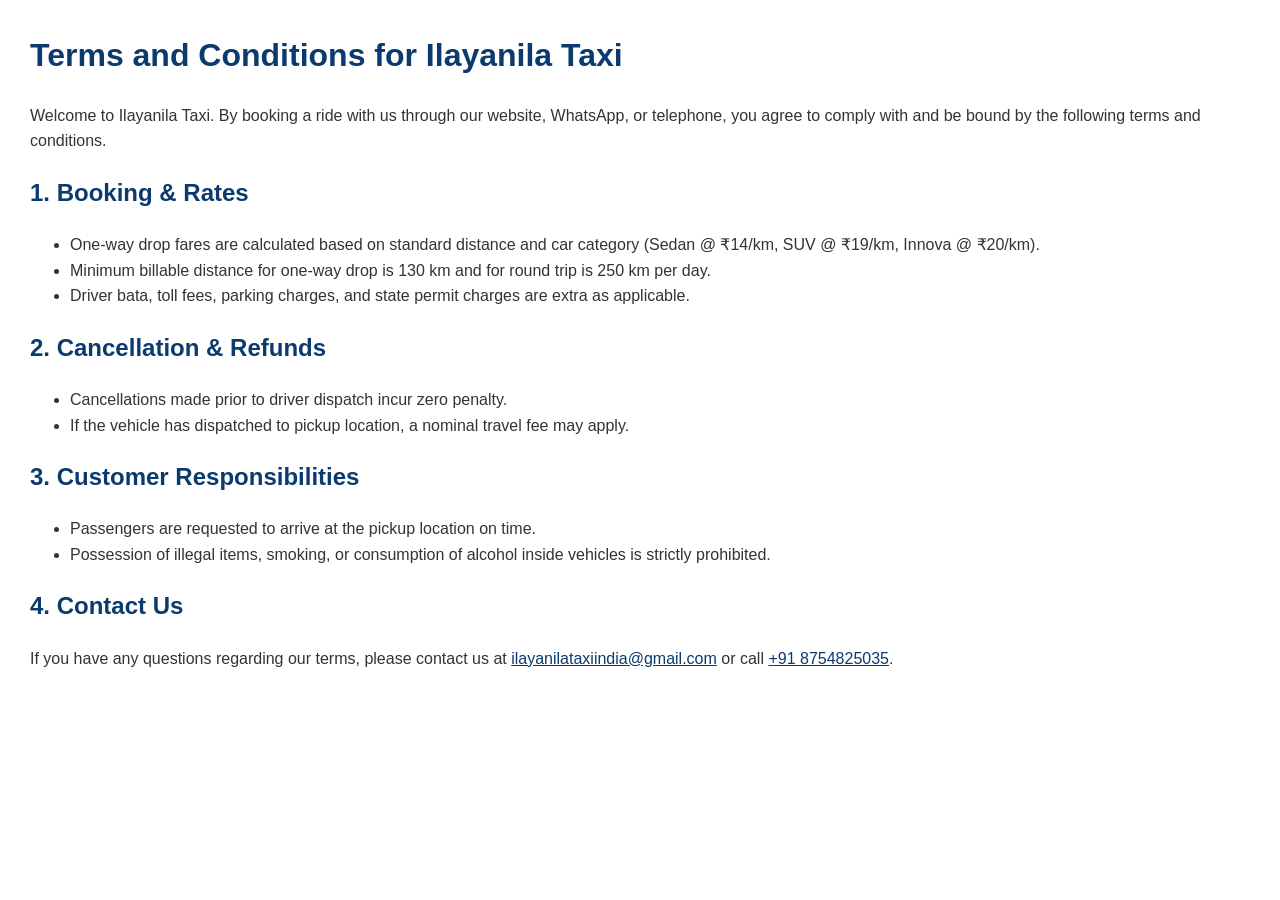
<file: termsandcondition.html>
<!DOCTYPE html>

<html lang="en">
<head>
<meta charset="utf-8"/>
<meta content="width=device-width, initial-scale=1.0" name="viewport"/>
<title>Terms and Conditions - Ilayanila Taxi</title>
<style>
body {
    font-family: Arial, sans-serif;
    line-height: 1.6;
    margin: 30px;
    color: #333;
}
h1, h2, h3 {
    color: #0b3a6e;
}
a {
    color: #0b3a6e;
}
</style>
</head>
<body>
<h1> Terms and Conditions for Ilayanila Taxi</h1>
<p>Welcome to Ilayanila Taxi. By booking a ride with us through our website, WhatsApp, or telephone, you agree to comply with and be bound by the following terms and conditions.</p>

<h2>1. Booking & Rates</h2>
<ul>
<li>One-way drop fares are calculated based on standard distance and car category (Sedan @ ₹14/km, SUV @ ₹19/km, Innova @ ₹20/km).</li>
<li>Minimum billable distance for one-way drop is 130 km and for round trip is 250 km per day.</li>
<li>Driver bata, toll fees, parking charges, and state permit charges are extra as applicable.</li>
</ul>

<h2>2. Cancellation & Refunds</h2>
<ul>
<li>Cancellations made prior to driver dispatch incur zero penalty.</li>
<li>If the vehicle has dispatched to pickup location, a nominal travel fee may apply.</li>
</ul>

<h2>3. Customer Responsibilities</h2>
<ul>
<li>Passengers are requested to arrive at the pickup location on time.</li>
<li>Possession of illegal items, smoking, or consumption of alcohol inside vehicles is strictly prohibited.</li>
</ul>

<h2>4. Contact Us</h2>
<p>If you have any questions regarding our terms, please contact us at <a href="mailto:ilayanilataxiindia@gmail.com">ilayanilataxiindia@gmail.com</a> or call <a href="tel:+918754825035">+91 8754825035</a>.</p>
</body>
</html>
</file>
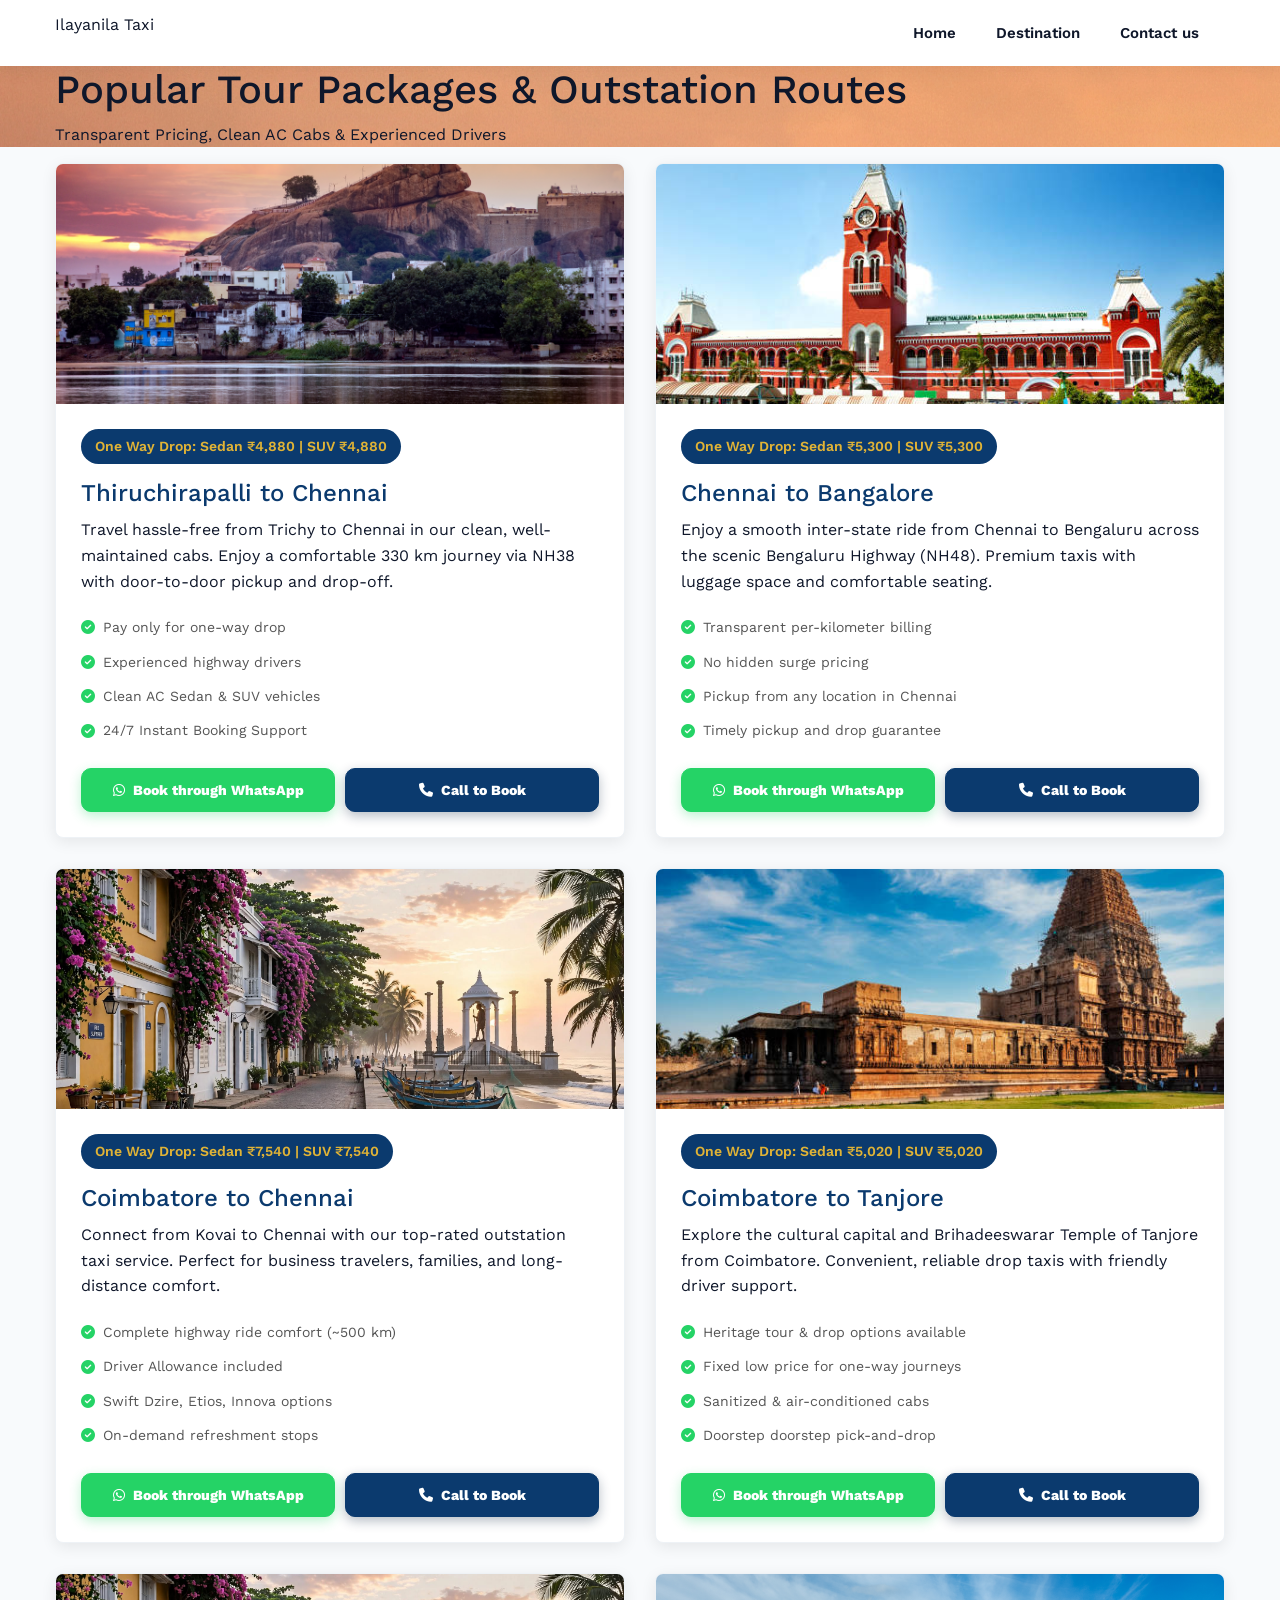
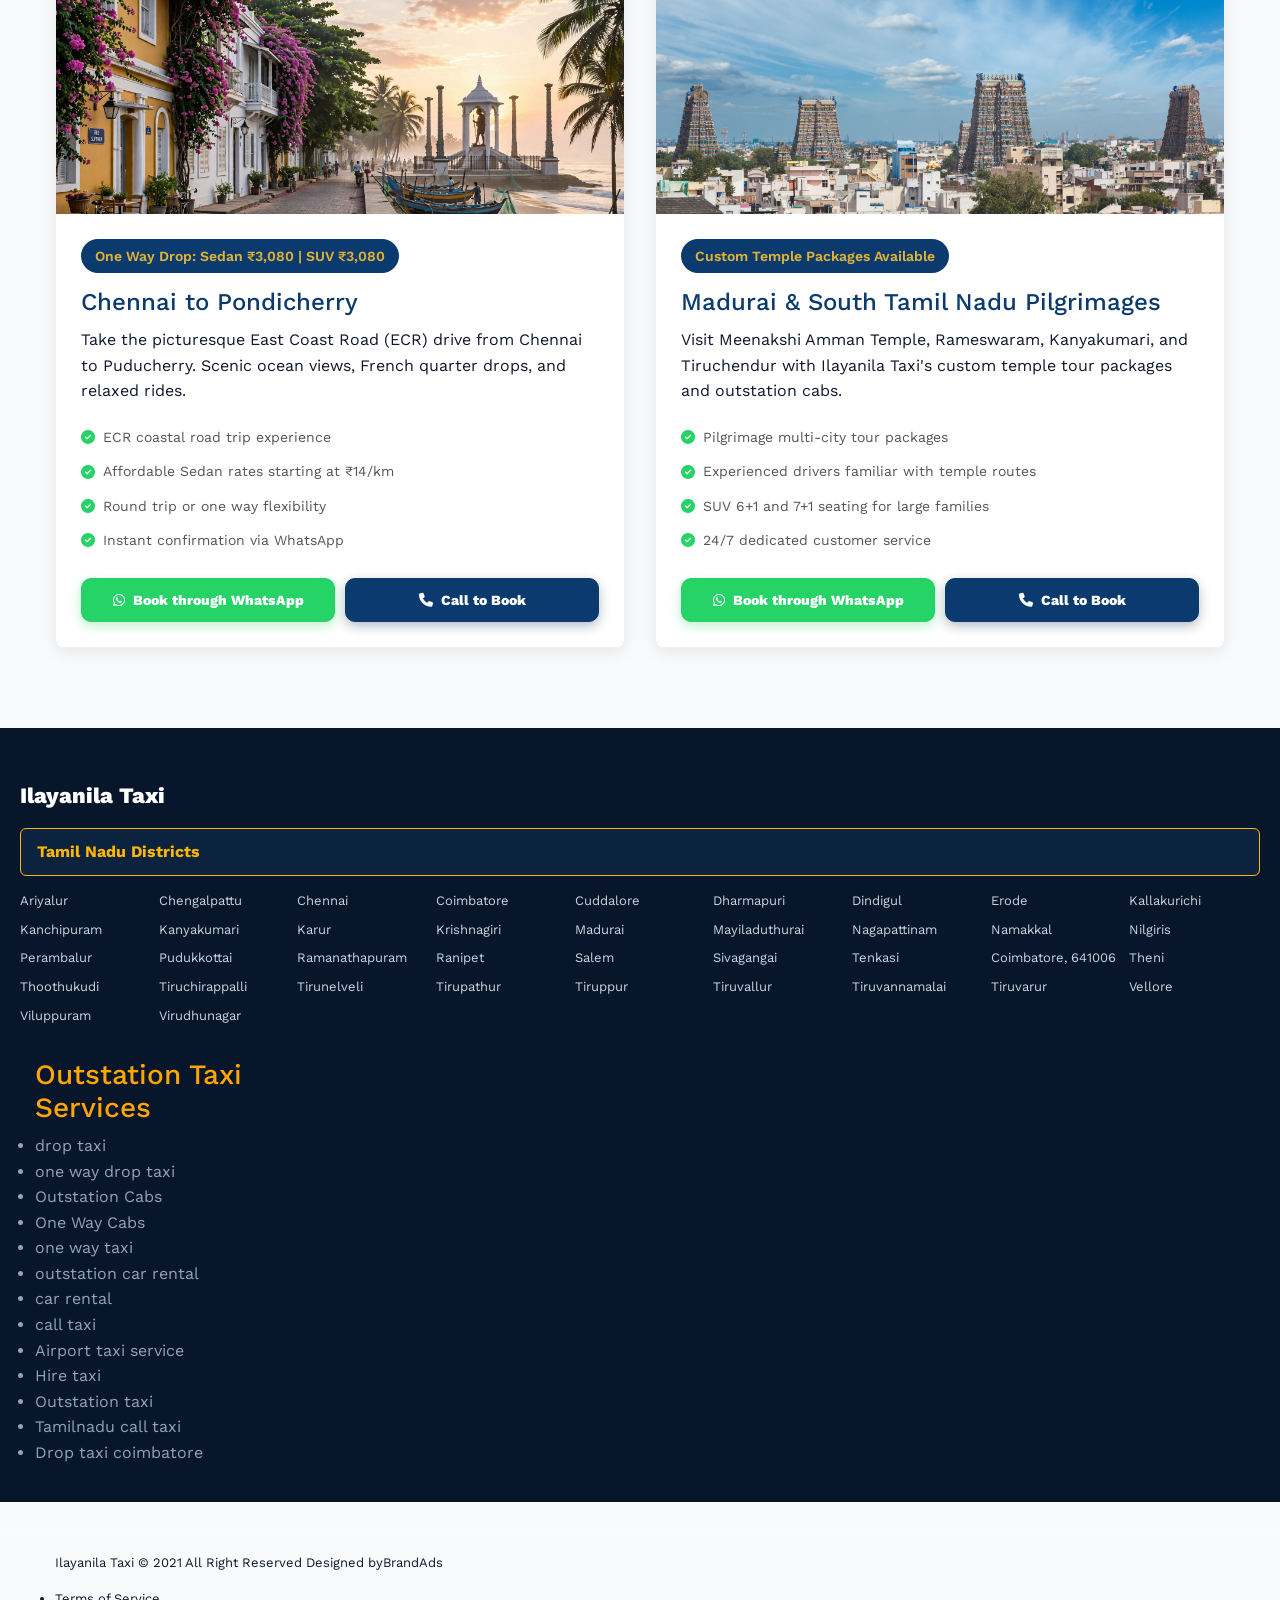
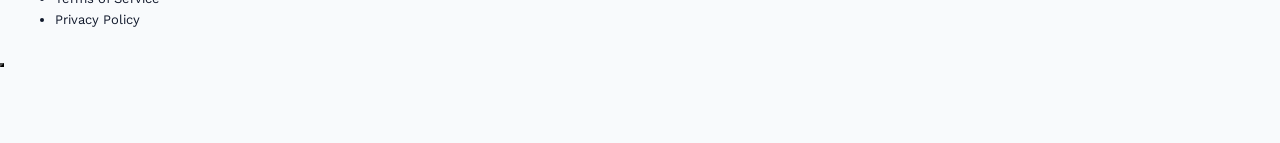
<file: tour-details.html>
<!DOCTYPE html>

<html lang="en">
<head>
<meta charset="utf-8"/>
<meta content="IE=edge" http-equiv="X-UA-Compatible"/>
<meta content="width=device-width, initial-scale=1.0, maximum-scale=1.0, user-scalable=0" name="viewport"/>
<title>Tour Details - Ilayanila Taxi</title>
<!-- Fav Icon -->
<link href="assets/images/logo.png" rel="icon" type="image/x-icon"/>
<!-- Google Fonts -->
<link href="https://fonts.googleapis.com/css2?family=Playfair+Display:ital,wght@0,400;0,500;0,600;0,700;0,800;0,900;1,400;1,500;1,600;1,700;1,800;1,900&amp;display=swap" rel="stylesheet"/>
<link href="https://fonts.googleapis.com/css2?family=Work+Sans:ital,wght@0,300;0,400;0,500;0,600;0,700;0,800;0,900;1,300;1,400;1,500;1,600;1,700;1,800;1,900&amp;display=swap" rel="stylesheet"/>
<!-- CDN Fallbacks for Bootstrap & FontAwesome -->
<link href="https://cdn.jsdelivr.net/npm/bootstrap@4.6.2/dist/css/bootstrap.min.css" rel="stylesheet"/>
<link href="https://cdnjs.cloudflare.com/ajax/libs/font-awesome/6.4.0/css/all.min.css" rel="stylesheet"/>
<!-- Stylesheets -->
<link href="./assets/css/style.css" rel="stylesheet"/>
<link href="./assets/css/responsive.css" rel="stylesheet"/>
<link href="./style.css" rel="stylesheet"/>

<style>
.tour-detail-card {
    background: #ffffff;
    border-radius: 8px;
    box-shadow: 0 4px 15px rgba(0,0,0,0.08);
    overflow: hidden;
    margin-bottom: 30px;
    border: 1px solid #eef2f6;
}
.tour-detail-card img {
    width: 100%;
    height: 240px;
    object-fit: cover;
}
.tour-detail-content {
    padding: 25px;
}
.tour-detail-content h2 {
    font-size: 24px;
    color: #0b3a6e;
    margin-bottom: 10px;
}
.tour-pricing-badge {
    display: inline-block;
    background-color: #0b3a6e;
    color: #e0b336;
    padding: 6px 14px;
    border-radius: 20px;
    font-weight: 600;
    font-size: 14px;
    margin-bottom: 15px;
}
.tour-features-list {
    list-style: none;
    padding: 0;
    margin: 15px 0 20px 0;
}
.tour-features-list li {
    padding: 6px 0;
    font-size: 14px;
    color: #555;
    display: flex;
    align-items: center;
    gap: 8px;
}
.tour-features-list li i {
    color: #25D366;
}
.btn-action-group {
    display: flex;
    gap: 10px;
    flex-wrap: wrap;
    margin-top: 15px;
}
.btn-action-group a {
    flex: 1;
    min-width: 140px;
    text-align: center;
    padding: 10px 14px;
    border-radius: 4px;
    font-weight: 600;
    font-size: 14px;
    display: inline-flex;
    align-items: center;
    justify-content: center;
    gap: 6px;
    text-decoration: none;
}
.btn-whatsapp {
    background-color: #25D366 !important;
    color: #ffffff !important;
    border: 1px solid #25D366 !important;
}
.btn-whatsapp:hover {
    background-color: #1eb857 !important;
    color: #ffffff !important;
}
.btn-call {
    background-color: #0b3a6e !important;
    color: #ffffff !important;
    border: 1px solid #0b3a6e !important;
}
.btn-call:hover {
    background-color: #08294f !important;
    color: #ffffff !important;
}
</style>

</head>
<!-- page wrapper -->
<body>
<div class="boxed_wrapper">
<!-- main header -->
<header class="main-header style-one">
<!-- header-lower -->
<div class="header-lower">
<div class="auto-container">
<div class="outer-box">
<div class="logo-box">
<figure class="logo"><span>Ilayanila Taxi</span>
</figure>
<span class="status-label">
<!--<h4>24/7</h4>-->
</span>
</div>
<div class="menu-area clearfix">
<!--Mobile Navigation Toggler-->
<div class="mobile-nav-toggler">
<i class="icon-bar"></i>
<i class="icon-bar"></i>
<i class="icon-bar"></i>
</div>
<nav class="main-menu navbar-expand-md navbar-light">
<div class="collapse navbar-collapse show clearfix" id="navbarSupportedContent">
<ul class="navigation clearfix">
<li><a href="index.html">Home</a></li>
<li><a href="Destination.html">Destination</a></li>
<li><a href="contact.html">Contact us</a></li>
</ul>
</div>
</nav>
</div>
</div>
</div>
</div>
<!--sticky Header-->
<div class="sticky-header">
<div class="auto-container">
<div class="outer-box">
<div class="logo-box">
<figure class="logo"><span>Ilayanila Taxi</span>
</figure>
</div>
<div class="menu-area">
<nav class="main-menu clearfix">
<!--Keep This Empty / Menu will come through Javascript-->
</nav>
</div>
</div>
</div>
</div>
</header>
<!-- main-header end -->

<!-- Mobile Menu  -->
<div class="mobile-menu">
<div class="menu-backdrop"></div>
<div class="close-btn"><i class="fas fa-times"></i></div>
<nav class="menu-box">
<div class="nav-logo"><span>Ilayanila Taxi</span></div>
<div class="menu-outer"><!--Here Menu Will Come Automatically Via Javascript / Same Menu as in Header--></div>
<div class="contact-info">
<h4>Contact Info</h4>
<ul>
<li>129/22, Nachimuthu Nagar, Ganapathy, Coimbatore, 641006</li>
<li><a href="tel:+918754825035">+91 8754825035</a></li>
<li><a href="mailto:ilayanilataxiindia@gmail.com">ilayanilataxiindia@gmail.com</a></li>
</ul>
</div>
<div class="social-links">
<ul class="clearfix">
<li><a href="index.html"><span class="fab fa-twitter"></span></a></li>
<li><a href="index.html"><span class="fab fa-facebook-square"></span></a></li>
<li><a href="index.html"><span class="fab fa-pinterest-p"></span></a></li>
<li><a href="index.html"><span class="fab fa-instagram"></span></a></li>
<li><a href="index.html"><span class="fab fa-youtube"></span></a></li>
</ul>
</div>
</nav>
</div><!-- End Mobile Menu -->

<!-- Page Title -->
<section class="page-title centred" style="background-image: url(assets/images/gallery/banner3.jpg);">
<div class="auto-container">
<div class="content-box">
<h1>Popular Tour Packages & Outstation Routes</h1>
<p>Transparent Pricing, Clean AC Cabs & Experienced Drivers</p>
</div>
</div>
</section>
<!-- End Page Title -->

<!-- Tour Details Section -->
<section class="tour-details-section sec-pad">
<div class="auto-container">
<div class="row clearfix">

<!-- Tour Item 1 -->
<div class="col-lg-6 col-md-12 col-sm-12">
<div class="tour-detail-card">
<img src="assets/images/gallery/banner3.jpg" alt="Thiruchirapalli to Chennai"/>
<div class="tour-detail-content">
<span class="tour-pricing-badge">One Way Drop: Sedan ₹4,880 | SUV ₹4,880</span>
<h2>Thiruchirapalli to Chennai</h2>
<p>Travel hassle-free from Trichy to Chennai in our clean, well-maintained cabs. Enjoy a comfortable 330 km journey via NH38 with door-to-door pickup and drop-off.</p>
<ul class="tour-features-list">
<li><i class="fas fa-check-circle"></i> Pay only for one-way drop</li>
<li><i class="fas fa-check-circle"></i> Experienced highway drivers</li>
<li><i class="fas fa-check-circle"></i> Clean AC Sedan & SUV vehicles</li>
<li><i class="fas fa-check-circle"></i> 24/7 Instant Booking Support</li>
</ul>
<div class="btn-action-group">
<a class="btn-whatsapp" href="https://wa.me/918754825035" target="_blank"><i class="fab fa-whatsapp"></i> Book through WhatsApp</a>
<a class="btn-call" href="tel:+918754825035"><i class="fas fa-phone"></i> Call to Book</a>
</div>
</div>
</div>
</div>

<!-- Tour Item 2 -->
<div class="col-lg-6 col-md-12 col-sm-12">
<div class="tour-detail-card">
<img src="assets/images/gallery/banner5.jpg" alt="Chennai to Bangalore"/>
<div class="tour-detail-content">
<span class="tour-pricing-badge">One Way Drop: Sedan ₹5,300 | SUV ₹5,300</span>
<h2>Chennai to Bangalore</h2>
<p>Enjoy a smooth inter-state ride from Chennai to Bengaluru across the scenic Bengaluru Highway (NH48). Premium taxis with luggage space and comfortable seating.</p>
<ul class="tour-features-list">
<li><i class="fas fa-check-circle"></i> Transparent per-kilometer billing</li>
<li><i class="fas fa-check-circle"></i> No hidden surge pricing</li>
<li><i class="fas fa-check-circle"></i> Pickup from any location in Chennai</li>
<li><i class="fas fa-check-circle"></i> Timely pickup and drop guarantee</li>
</ul>
<div class="btn-action-group">
<a class="btn-whatsapp" href="https://wa.me/918754825035" target="_blank"><i class="fab fa-whatsapp"></i> Book through WhatsApp</a>
<a class="btn-call" href="tel:+918754825035"><i class="fas fa-phone"></i> Call to Book</a>
</div>
</div>
</div>
</div>

<!-- Tour Item 3 -->
<div class="col-lg-6 col-md-12 col-sm-12">
<div class="tour-detail-card">
<img src="assets/images/gallery/covai.jpg" alt="Coimbatore to Chennai"/>
<div class="tour-detail-content">
<span class="tour-pricing-badge">One Way Drop: Sedan ₹7,540 | SUV ₹7,540</span>
<h2>Coimbatore to Chennai</h2>
<p>Connect from Kovai to Chennai with our top-rated outstation taxi service. Perfect for business travelers, families, and long-distance comfort.</p>
<ul class="tour-features-list">
<li><i class="fas fa-check-circle"></i> Complete highway ride comfort (~500 km)</li>
<li><i class="fas fa-check-circle"></i> Driver Allowance included</li>
<li><i class="fas fa-check-circle"></i> Swift Dzire, Etios, Innova options</li>
<li><i class="fas fa-check-circle"></i> On-demand refreshment stops</li>
</ul>
<div class="btn-action-group">
<a class="btn-whatsapp" href="https://wa.me/918754825035" target="_blank"><i class="fab fa-whatsapp"></i> Book through WhatsApp</a>
<a class="btn-call" href="tel:+918754825035"><i class="fas fa-phone"></i> Call to Book</a>
</div>
</div>
</div>
</div>

<!-- Tour Item 4 -->
<div class="col-lg-6 col-md-12 col-sm-12">
<div class="tour-detail-card">
<img src="assets/images/gallery/tanjore.jpg" alt="Coimbatore to Tanjore"/>
<div class="tour-detail-content">
<span class="tour-pricing-badge">One Way Drop: Sedan ₹5,020 | SUV ₹5,020</span>
<h2>Coimbatore to Tanjore</h2>
<p>Explore the cultural capital and Brihadeeswarar Temple of Tanjore from Coimbatore. Convenient, reliable drop taxis with friendly driver support.</p>
<ul class="tour-features-list">
<li><i class="fas fa-check-circle"></i> Heritage tour & drop options available</li>
<li><i class="fas fa-check-circle"></i> Fixed low price for one-way journeys</li>
<li><i class="fas fa-check-circle"></i> Sanitized & air-conditioned cabs</li>
<li><i class="fas fa-check-circle"></i> Doorstep doorstep pick-and-drop</li>
</ul>
<div class="btn-action-group">
<a class="btn-whatsapp" href="https://wa.me/918754825035" target="_blank"><i class="fab fa-whatsapp"></i> Book through WhatsApp</a>
<a class="btn-call" href="tel:+918754825035"><i class="fas fa-phone"></i> Call to Book</a>
</div>
</div>
</div>
</div>

<!-- Tour Item 5 -->
<div class="col-lg-6 col-md-12 col-sm-12">
<div class="tour-detail-card">
<img src="assets/images/gallery/covai.jpg" alt="Chennai to Pondicherry"/>
<div class="tour-detail-content">
<span class="tour-pricing-badge">One Way Drop: Sedan ₹3,080 | SUV ₹3,080</span>
<h2>Chennai to Pondicherry</h2>
<p>Take the picturesque East Coast Road (ECR) drive from Chennai to Puducherry. Scenic ocean views, French quarter drops, and relaxed rides.</p>
<ul class="tour-features-list">
<li><i class="fas fa-check-circle"></i> ECR coastal road trip experience</li>
<li><i class="fas fa-check-circle"></i> Affordable Sedan rates starting at ₹14/km</li>
<li><i class="fas fa-check-circle"></i> Round trip or one way flexibility</li>
<li><i class="fas fa-check-circle"></i> Instant confirmation via WhatsApp</li>
</ul>
<div class="btn-action-group">
<a class="btn-whatsapp" href="https://wa.me/918754825035" target="_blank"><i class="fab fa-whatsapp"></i> Book through WhatsApp</a>
<a class="btn-call" href="tel:+918754825035"><i class="fas fa-phone"></i> Call to Book</a>
</div>
</div>
</div>
</div>

<!-- Tour Item 6 -->
<div class="col-lg-6 col-md-12 col-sm-12">
<div class="tour-detail-card">
<img src="assets/images/gallery/banner1.jpg" alt="Madurai & Temple Pilgrimages"/>
<div class="tour-detail-content">
<span class="tour-pricing-badge">Custom Temple Packages Available</span>
<h2>Madurai & South Tamil Nadu Pilgrimages</h2>
<p>Visit Meenakshi Amman Temple, Rameswaram, Kanyakumari, and Tiruchendur with Ilayanila Taxi's custom temple tour packages and outstation cabs.</p>
<ul class="tour-features-list">
<li><i class="fas fa-check-circle"></i> Pilgrimage multi-city tour packages</li>
<li><i class="fas fa-check-circle"></i> Experienced drivers familiar with temple routes</li>
<li><i class="fas fa-check-circle"></i> SUV 6+1 and 7+1 seating for large families</li>
<li><i class="fas fa-check-circle"></i> 24/7 dedicated customer service</li>
</ul>
<div class="btn-action-group">
<a class="btn-whatsapp" href="https://wa.me/918754825035" target="_blank"><i class="fab fa-whatsapp"></i> Book through WhatsApp</a>
<a class="btn-call" href="tel:+918754825035"><i class="fas fa-phone"></i> Call to Book</a>
</div>
</div>
</div>
</div>

</div>
</div>
</section>

<!-- Footer -->
<div class="footer">
<span>Ilayanila Taxi</span>
<div class="footer-center">
<button class="collapsible" type="button">Tamil Nadu Districts</button>
<div class="content">
<ul class="district-list">
<li>Ariyalur</li>
<li>Chengalpattu</li>
<li>Chennai</li>
<li>Coimbatore</li>
<li>Cuddalore</li>
<li>Dharmapuri</li>
<li>Dindigul</li>
<li>Erode</li>
<li>Kallakurichi</li>
<li>Kanchipuram</li>
<li>Kanyakumari</li>
<li>Karur</li>
<li>Krishnagiri</li>
<li>Madurai</li>
<li>Mayiladuthurai</li>
<li>Nagapattinam</li>
<li>Namakkal</li>
<li>Nilgiris</li>
<li>Perambalur</li>
<li>Pudukkottai</li>
<li>Ramanathapuram</li>
<li>Ranipet</li>
<li>Salem</li>
<li>Sivagangai</li>
<li>Tenkasi</li>
<li>Coimbatore, 641006</li>
<li>Theni</li>
<li>Thoothukudi</li>
<li>Tiruchirappalli</li>
<li>Tirunelveli</li>
<li>Tirupathur</li>
<li>Tiruppur</li>
<li>Tiruvallur</li>
<li>Tiruvannamalai</li>
<li>Tiruvarur</li>
<li>Vellore</li>
<li>Viluppuram</li>
<li>Virudhunagar</li>
</ul>
</div>
</div>
<div class="col-lg-3 col-md-6 col-sm-12 footer-column">
<div class="footer-widget contact-widget">
<div class="widget-title">
<strong> <h3 style="color:orange">Outstation Taxi Services</h3></strong>
</div>
<div class="widget-content">
<ul class="info-list clearfix">
<li>drop taxi</li>
<li>one way drop taxi</li>
<li>Outstation Cabs</li>
<li>One Way Cabs</li>
<li>one way taxi</li>
<li>outstation car rental</li>
<li>car rental</li>
<li>call taxi</li>
<li>Airport taxi service</li>
<li>Hire taxi</li>
<li>Outstation taxi</li>
<li>Tamilnadu call taxi</li>
<li>Drop taxi coimbatore</li>
</ul>
</div>
</div>
</div>
</div>

<div class="footer-bottom">
<div class="auto-container">
<div class="bottom-inner clearfix">
<div class="copyright pull-left">
<p><a href="index.html"> Ilayanila Taxi</a> © 2021 All Right Reserved Designed by<a href="https://brandads.in/">BrandAds</a></p>
</div>
<ul class="footer-nav pull-right">
<li><a href="termsandcondition.html">Terms of Service</a></li>
<li><a href="privacypolicy.html">Privacy Policy</a></li>
</ul>
</div>
</div>
</div>

<!--Scroll to top-->
<button class="scroll-top scroll-to-target" data-target="html">
<span class="fal fa-angle-up"></span>
</button>

<!-- jequery plugins -->
<script src="assets/js/jquery.js"></script>
<script src="assets/js/popper.min.js"></script>
<script src="assets/js/bootstrap.min.js"></script>
<script src="assets/js/owl.js"></script>
<script src="assets/js/wow.js"></script>
<script src="assets/js/validation.js"></script>
<script src="assets/js/jquery.fancybox.js"></script>
<script src="assets/js/appear.js"></script>
<script src="assets/js/scrollbar.js"></script>
<script src="assets/js/jquery-ui.js"></script>
<script src="assets/js/product-filter.js"></script>
<!-- main-js -->
<script src="assets/js/script.js"></script>
</body>
</html>
</file>
<file: assets/css/style.css>
/* Ilayanila Taxi Main Stylesheet - Modern Clean Redesign */
:root {
  --primary-color: #0c2340;   /* Deep Royal Navy */
  --primary-dark: #07162b;    /* Ultra Dark Navy */
  --secondary-color: #ffb703; /* Taxi Gold/Yellow */
  --secondary-hover: #f59e0b;
  --accent-green: #25D366;    /* WhatsApp Green */
  --accent-green-hover: #1eb857;
  --light-bg: #f8fafc;
  --text-dark: #0f172a;       /* Slate 900 */
  --text-slate: #334155;      /* Slate 700 */
  --text-muted: #64748b;      /* Slate 500 */
  --font-heading: 'Work Sans', 'Playfair Display', Georgia, serif;
  --font-body: 'Work Sans', -apple-system, BlinkMacSystemFont, sans-serif;
}

* {
  box-sizing: border-box;
  margin: 0;
  padding: 0;
}

body {
  font-family: var(--font-body);
  color: var(--text-dark);
  background-color: var(--light-bg);
  line-height: 1.6;
  padding-bottom: 70px; /* Space for mobile bottom bar */
}

a {
  color: inherit;
  text-decoration: none;
  transition: all 0.2s ease;
}
a:hover {
  text-decoration: none;
}

/* Hide duplicate sticky headers/menus */
.sticky-header, .mobile-menu {
  display: none !important;
}

/* Top Header Bar */
.header-top-bar {
  background-color: var(--primary-dark);
  color: #e2e8f0;
  padding: 8px 0;
  font-size: 13px;
  border-bottom: 2px solid var(--secondary-color);
}

.header-top-bar .top-bar-inner {
  display: flex;
  justify-content: space-between;
  align-items: center;
  flex-wrap: wrap;
  gap: 10px;
}

.header-top-bar .top-info {
  display: flex;
  align-items: center;
  gap: 20px;
  flex-wrap: wrap;
}

.header-top-bar .top-info a {
  color: #ffffff;
  display: inline-flex;
  align-items: center;
  gap: 6px;
  font-weight: 500;
}

.header-top-bar .top-info a:hover {
  color: var(--secondary-color);
}

.header-top-bar .top-badge {
  background: var(--secondary-color);
  color: #000000;
  font-weight: 800;
  padding: 3px 12px;
  border-radius: 20px;
  font-size: 11px;
  text-transform: uppercase;
  letter-spacing: 0.5px;
  display: inline-flex;
  align-items: center;
  gap: 5px;
}

/* Main Navbar */
.main-header {
  position: relative;
  width: 100%;
  z-index: 99;
  background: #ffffff;
  box-shadow: 0 4px 15px rgba(0,0,0,0.06);
}

.header-lower {
  padding: 12px 0;
}

.auto-container {
  max-width: 1200px;
  margin: 0 auto;
  padding: 0 15px;
}

.outer-box {
  display: flex;
  align-items: center;
  justify-content: space-between;
}

.logo-box .brand-badge {
  display: flex;
  align-items: center;
  gap: 12px;
  text-decoration: none;
}

.logo-box .brand-icon {
  width: 46px;
  height: 46px;
  background: var(--secondary-color);
  border-radius: 10px;
  display: flex;
  align-items: center;
  justify-content: center;
  color: #000000;
  font-size: 24px;
  box-shadow: 0 4px 12px rgba(255, 183, 3, 0.4);
}

.logo-box .brand-title {
  font-family: var(--font-heading);
  font-size: 24px;
  font-weight: 800;
  color: var(--primary-color);
  line-height: 1.1;
  letter-spacing: -0.5px;
}

.logo-box .brand-sub {
  font-size: 11px;
  font-weight: 700;
  color: #d97706;
  text-transform: uppercase;
  letter-spacing: 0.8px;
}

.navigation {
  display: flex !important;
  flex-direction: row !important;
  list-style: none !important;
  gap: 12px !important;
  align-items: center !important;
  margin: 0 !important;
  padding: 0 !important;
}

.navigation li a {
  font-weight: 600;
  font-size: 15px;
  color: var(--text-dark);
  padding: 8px 14px;
  border-radius: 8px;
}

.navigation li a:hover, .navigation li.current a {
  background: #f1f5f9;
  color: #d97706;
}

.btn-header-call {
  background: var(--secondary-color);
  color: #000000 !important;
  font-weight: 800;
  padding: 10px 20px;
  border-radius: 24px;
  font-size: 14px;
  display: inline-flex;
  align-items: center;
  gap: 8px;
  box-shadow: 0 4px 12px rgba(255, 183, 3, 0.35);
}

.btn-header-call:hover {
  background: var(--secondary-hover);
}

/* Hero Carousel */
.carousel {
  position: relative;
  width: 100%;
  height: 480px;
  overflow: hidden;
  background: var(--primary-dark);
}

.carousel-inner {
  position: relative;
  width: 100%;
  height: 100%;
}

.carousel-slide {
  position: absolute;
  top: 0;
  left: 0;
  width: 100%;
  height: 100%;
  opacity: 0;
  transition: opacity 0.8s ease;
}

.carousel-slide.active {
  opacity: 1;
}

.carousel-slide img {
  width: 100%;
  height: 100%;
  object-fit: cover;
  filter: brightness(0.38);
}

/* Hero Caption Overlay */
.carousel-caption-custom {
  position: absolute;
  top: 0;
  left: 0;
  width: 100%;
  height: 100%;
  display: flex;
  flex-direction: column;
  align-items: center;
  justify-content: center;
  text-align: center;
  padding: 0 20px;
  z-index: 5;
  color: #ffffff;
}

.carousel-text {
  font-family: var(--font-heading);
  font-size: 38px;
  font-weight: 800;
  color: #ffffff;
  margin-bottom: 12px;
  line-height: 1.25;
  text-shadow: 0 2px 10px rgba(0,0,0,0.6);
  max-width: 900px;
}

.carousel-subtext {
  font-size: 17px;
  color: #e2e8f0;
  font-weight: 400;
  max-width: 720px;
  margin: 0 auto 24px;
  line-height: 1.5;
  text-shadow: 0 1px 5px rgba(0,0,0,0.5);
}

.hero-highlights {
  display: flex;
  justify-content: center;
  gap: 12px;
  flex-wrap: wrap;
  max-width: 850px;
}

.hero-tag {
  background: rgba(255, 255, 255, 0.15);
  backdrop-filter: blur(6px);
  border: 1px solid rgba(255, 255, 255, 0.25);
  color: #ffffff;
  padding: 6px 14px;
  border-radius: 20px;
  font-size: 13px;
  font-weight: 600;
  display: inline-flex;
  align-items: center;
  gap: 6px;
}

/* Booking Form Container (Floating Card Style) */
#FormLead {
  margin-top: -65px;
  position: relative;
  z-index: 20;
}

.bookingform-details {
  background: #ffffff !important;
  border-radius: 16px;
  box-shadow: 0 16px 40px rgba(12, 35, 64, 0.12);
  padding: 32px;
  border: 1px solid #e2e8f0;
  border-top: 5px solid var(--secondary-color);
  color: var(--text-dark) !important;
}

.booking-header {
  border-bottom: 2px solid #f1f5f9;
  padding-bottom: 16px;
  margin-bottom: 24px;
}

.booking-header h2 {
  font-size: 24px;
  font-weight: 800;
  color: var(--primary-color);
  display: flex;
  align-items: center;
  gap: 10px;
  margin: 0;
}

/* Tab buttons for trip type */
.tab-btn-group {
  display: flex;
  gap: 12px;
  margin-bottom: 24px;
}

.tab-btn {
  flex: 1;
  padding: 12px 18px;
  background: #f1f5f9;
  color: var(--text-slate);
  font-weight: 700;
  font-size: 15px;
  border-radius: 10px;
  border: 2px solid #e2e8f0;
  cursor: pointer;
  text-align: center;
  transition: all 0.2s ease;
  display: inline-flex;
  align-items: center;
  justify-content: center;
  gap: 8px;
}

.tab-btn:hover {
  background: #e2e8f0;
}

.tab-btn.active {
  background: var(--primary-color) !important;
  color: #ffffff !important;
  border-color: var(--primary-color) !important;
  box-shadow: 0 4px 12px rgba(12, 35, 64, 0.2);
}

/* Form Controls & Labels */
.bookingform-details label {
  color: var(--text-dark) !important;
  font-weight: 700 !important;
  font-size: 14px !important;
  margin-bottom: 6px !important;
  display: block;
}

.bookingform-details .form-control {
  background: #ffffff !important;
  border: 1px solid #cbd5e1 !important;
  border-radius: 8px !important;
  padding: 10px 14px !important;
  font-size: 14px !important;
  height: 46px !important;
  color: var(--text-dark) !important;
  box-shadow: none !important;
  transition: border-color 0.2s;
}

.bookingform-details .form-control:focus {
  border-color: var(--primary-color) !important;
  box-shadow: 0 0 0 3px rgba(12, 35, 64, 0.1) !important;
}

.fare-calc-badge {
  background: #fefce8;
  border: 1px solid #fde047;
  color: #854d0e;
  padding: 14px 18px;
  border-radius: 10px;
  font-weight: 700;
  font-size: 15px;
  margin: 20px 0;
  display: flex;
  align-items: center;
  justify-content: space-between;
  flex-wrap: wrap;
  gap: 12px;
}

.btn-action-group {
  display: flex;
  gap: 14px;
  flex-wrap: wrap;
}

.btn-action-group .btn {
  flex: 1;
  min-width: 200px;
}

.btn-whatsapp {
  background-color: var(--accent-green) !important;
  color: #ffffff !important;
  border: none !important;
  font-weight: 800 !important;
  border-radius: 10px !important;
  display: inline-flex !important;
  align-items: center !important;
  justify-content: center !important;
  gap: 8px !important;
  box-shadow: 0 4px 12px rgba(37, 211, 102, 0.3) !important;
  transition: background-color 0.2s ease !important;
}
.btn-whatsapp:hover {
  background-color: var(--accent-green-hover) !important;
  color: #ffffff !important;
}

.btn-call {
  background-color: var(--primary-color) !important;
  color: #ffffff !important;
  border: none !important;
  font-weight: 800 !important;
  border-radius: 10px !important;
  display: inline-flex !important;
  align-items: center !important;
  justify-content: center !important;
  gap: 8px !important;
  box-shadow: 0 4px 12px rgba(12, 35, 64, 0.3) !important;
  transition: background-color 0.2s ease !important;
}
.btn-call:hover {
  background-color: var(--primary-dark) !important;
  color: #ffffff !important;
}

/* Section Title Styling */
.sec-title {
  text-align: center;
  margin-bottom: 36px;
}

.sec-title h6 {
  font-size: 13px;
  font-weight: 800;
  color: #d97706;
  text-transform: uppercase;
  letter-spacing: 1.5px;
  margin-bottom: 6px;
}

.sec-title h2 {
  font-size: 30px;
  font-weight: 800;
  color: var(--primary-color);
  line-height: 1.25;
}

/* Fleet Cards */
.fleet-grid {
  display: grid;
  grid-template-columns: repeat(auto-fit, minmax(270px, 1fr));
  gap: 24px;
}

.fleet-card {
  background: #ffffff;
  border-radius: 16px;
  border: 1px solid #e2e8f0;
  overflow: hidden;
  box-shadow: 0 6px 20px rgba(0,0,0,0.05);
  transition: transform 0.3s, box-shadow 0.3s;
  display: flex;
  flex-direction: column;
}

.fleet-card:hover {
  transform: translateY(-5px);
  box-shadow: 0 12px 28px rgba(0,0,0,0.1);
}

.fleet-img-wrap {
  position: relative;
  height: 190px;
  background: #f1f5f9;
}

.fleet-img-wrap img {
  width: 100%;
  height: 100%;
  object-fit: cover;
}

.fleet-badge {
  position: absolute;
  top: 12px;
  right: 12px;
  background: var(--secondary-color);
  color: #000000;
  font-weight: 800;
  font-size: 12px;
  padding: 4px 10px;
  border-radius: 20px;
}

.fleet-body {
  padding: 20px;
  display: flex;
  flex-direction: column;
  flex: 1;
}

.fleet-title {
  font-size: 22px;
  font-weight: 800;
  color: var(--primary-color);
  margin-bottom: 4px;
}

.fleet-models {
  font-size: 13px;
  color: var(--text-muted);
  margin-bottom: 16px;
}

.fleet-specs {
  display: grid;
  grid-template-columns: 1fr 1fr;
  gap: 8px;
  background: #f8fafc;
  padding: 10px 12px;
  border-radius: 8px;
  margin-bottom: 16px;
  font-size: 13px;
}

.fleet-spec-item {
  display: flex;
  align-items: center;
  gap: 6px;
  color: #334155;
  font-weight: 500;
}

.fleet-price-box {
  background: #eff6ff;
  border: 1px dashed #bfdbfe;
  padding: 12px;
  border-radius: 8px;
  margin-bottom: 16px;
}

.fleet-price-row {
  display: flex;
  justify-content: space-between;
  font-size: 14px;
  font-weight: 700;
  color: var(--primary-color);
  margin-bottom: 4px;
}

/* Tour Cards */
.tour-grid {
  display: grid;
  grid-template-columns: repeat(auto-fit, minmax(300px, 1fr));
  gap: 24px;
}

.tour-card {
  background: #ffffff;
  border-radius: 16px;
  border: 1px solid #e2e8f0;
  overflow: hidden;
  box-shadow: 0 6px 20px rgba(0,0,0,0.05);
  display: flex;
  flex-direction: column;
}

.tour-card-img {
  position: relative;
  height: 200px;
}

.tour-card-img img {
  width: 100%;
  height: 100%;
  object-fit: cover;
}

.tour-duration-tag {
  position: absolute;
  bottom: 12px;
  left: 12px;
  background: var(--primary-color);
  color: #ffffff;
  font-weight: 700;
  font-size: 12px;
  padding: 4px 12px;
  border-radius: 20px;
}

.tour-card-body {
  padding: 20px;
  display: flex;
  flex-direction: column;
  flex: 1;
}

.tour-card-title {
  font-size: 20px;
  font-weight: 800;
  color: var(--primary-color);
  margin-bottom: 8px;
}

.tour-highlights-list {
  font-size: 13px;
  color: #475569;
  list-style: none;
  margin-bottom: 16px;
}

.tour-highlights-list li {
  margin-bottom: 6px;
  display: flex;
  align-items: center;
  gap: 6px;
}

/* Table */
.table-responsive {
  border-radius: 12px;
  box-shadow: 0 4px 16px rgba(0,0,0,0.04);
}

.table-bordered {
  border: 1px solid #e2e8f0;
  background: #ffffff;
  margin: 0;
}

.table-bordered th {
  background: var(--primary-color);
  color: #ffffff;
  font-weight: 700;
  text-align: center;
  padding: 14px;
  font-size: 14px;
}

.table-bordered td {
  vertical-align: middle;
  padding: 12px 14px;
  font-size: 14px;
}

/* Feature Boxes */
.feature-box {
  background: #ffffff;
  padding: 24px;
  border-radius: 12px;
  border: 1px solid #e2e8f0;
  text-align: center;
  box-shadow: 0 4px 12px rgba(0,0,0,0.03);
  height: 100%;
}

.feature-icon {
  width: 54px;
  height: 54px;
  background: #fef3c7;
  color: #d97706;
  border-radius: 50%;
  display: flex;
  align-items: center;
  justify-content: center;
  font-size: 24px;
  margin: 0 auto 16px;
}

.feature-box h4 {
  font-size: 18px;
  font-weight: 800;
  color: var(--primary-color);
  margin-bottom: 8px;
}

.feature-box p {
  font-size: 14px;
  color: var(--text-muted);
}

/* Footer */
.footer {
  background: var(--primary-dark);
  color: #94a3b8;
  padding: 50px 20px 20px;
  margin-top: 50px;
}

.footer span {
  font-family: var(--font-heading);
  font-size: 22px;
  font-weight: 800;
  color: #ffffff;
}

.district-list {
  display: grid;
  grid-template-columns: repeat(auto-fill, minmax(130px, 1fr));
  gap: 8px;
  list-style: none;
  padding: 15px 0;
  color: #cbd5e1;
  font-size: 13px;
}

.collapsible {
  background: var(--primary-color);
  color: var(--secondary-color);
  border: 1px solid var(--secondary-color);
  padding: 10px 16px;
  width: 100%;
  text-align: left;
  font-weight: 700;
  border-radius: 6px;
  cursor: pointer;
  margin-top: 15px;
}

.footer-bottom {
  border-top: 1px solid rgba(255,255,255,0.1);
  padding-top: 20px;
  margin-top: 30px;
  font-size: 13px;
}

/* Floating Contact Icons (Desktop) */
.contact-icons {
  position: fixed;
  bottom: 85px;
  right: 20px;
  display: flex;
  flex-direction: column;
  gap: 12px;
  z-index: 999;
}

.whatsapp-icon, .call-icon {
  width: 50px;
  height: 50px;
  border-radius: 50%;
  display: flex;
  align-items: center;
  justify-content: center;
  color: #ffffff;
  font-size: 22px;
  box-shadow: 0 4px 15px rgba(0,0,0,0.3);
  transition: transform 0.3s;
}

.whatsapp-icon { background: var(--accent-green); }
.call-icon { background: var(--primary-color); }

.whatsapp-icon:hover, .call-icon:hover {
  transform: scale(1.1);
  color: #ffffff;
}

/* Fixed Mobile Bottom Action Bar */
.mobile-bottom-bar {
  position: fixed;
  bottom: 0;
  left: 0;
  width: 100%;
  background: #ffffff;
  box-shadow: 0 -2px 10px rgba(0,0,0,0.15);
  display: flex;
  z-index: 9999;
  border-top: 1px solid #e2e8f0;
}

.mobile-bottom-bar a {
  flex: 1;
  padding: 14px 10px;
  text-align: center;
  font-weight: 800;
  font-size: 15px;
  display: flex;
  align-items: center;
  justify-content: center;
  gap: 8px;
  text-decoration: none;
}

.mobile-btn-call {
  background: var(--primary-color);
  color: #ffffff !important;
}

.mobile-btn-whatsapp {
  background: var(--accent-green);
  color: #ffffff !important;
}

/* Autocomplete */
.position-relative-container {
  position: relative;
}

.autocomplete-suggestions {
  position: absolute;
  border: 1px solid #cbd5e1;
  z-index: 999;
  top: 100%;
  left: 0;
  right: 0;
  background-color: #ffffff;
  max-height: 220px;
  overflow-y: auto;
  box-shadow: 0px 8px 20px rgba(0,0,0,0.15);
  border-radius: 0 0 8px 8px;
}

.autocomplete-suggestion {
  padding: 10px 14px;
  cursor: pointer;
  background-color: #ffffff;
  border-bottom: 1px solid #f1f5f9;
  font-size: 13px;
  color: #334155;
}

.autocomplete-suggestion:hover {
  background-color: #eff6ff;
  color: var(--primary-color);
  font-weight: 600;
}

/* Responsive Overrides */
@media (max-width: 991px) {
  .navigation {
    display: none !important;
  }
  .carousel {
    height: 380px;
  }
  .carousel-text {
    font-size: 28px;
  }
  .carousel-subtext {
    font-size: 15px;
  }
  #FormLead {
    margin-top: -30px;
  }
  .bookingform-details {
    padding: 20px 16px;
  }
}

@media (max-width: 575px) {
  .header-top-bar .top-info {
    font-size: 12px;
    gap: 10px;
  }
  .carousel {
    height: 340px;
  }
  .carousel-text {
    font-size: 22px;
  }
  .carousel-subtext {
    font-size: 13px;
  }
  .hero-tag {
    font-size: 11px;
    padding: 4px 10px;
  }
  .btn-header-call span {
    display: none;
  }
}

/* Extra Helper Utilities */
.bookingform-details {
  background: #ffffff !important;
  color: #0f172a !important;
  border-radius: 16px !important;
  box-shadow: 0 16px 40px rgba(12, 35, 64, 0.15) !important;
  border: 1px solid #e2e8f0 !important;
  border-top: 5px solid #ffb703 !important;
  padding: 32px;
}

.bookingform-details label {
  color: #0f172a !important;
  font-weight: 700 !important;
  font-size: 14px !important;
  margin-bottom: 6px !important;
}

.booking-header h2 {
  color: #0c2340 !important;
}

.Bookingnow {
  color: #d97706 !important;
}

.nav-tabs .nav-link {
  color: #d97706 !important;
}

.nav-tabs .nav-link.active {
  background: #0c2340 !important;
  color: #ffffff !important;
  border: 1px solid #0c2340 !important;
}

#distance {
  color: #854d0e !important;
}
</file>
<file: assets/css/responsive.css>
/* Responsive Css */



@media only screen and (max-width: 1599px){

  .main-header.style-three .header-lower .logo-box{
    margin-right: 30px;
  }

  .main-header.style-three .header-lower .menu-right-content .btn-box{
    margin-left: 30px;
  }

}


@media only screen and (max-width: 1399px){

  .main-header.style-three{
    padding: 0px 30px;
  }

  .main-header.style-three .header-lower .main-menu .navigation > li{
    margin: 0px 15px;
  }

}


@media only screen and (max-width: 1200px){

  .main-menu,
  .sticky-header,
  .main-header.style-one .outer-container:before{
    display: none !important;
  }

  .menu-area .mobile-nav-toggler {
    display: block;
    padding: 10px;
  }

  .megamenu ul li:first-child{
    display: none;
  }

  .booking-form .message-btn{
    position: relative;
    top: 0px;
    right: 0px;
    width: 50%;
    float: left;
    padding: 0px 15px;
  }

  .booking-form .form-group{
    width: 50%;
    margin-bottom: 30px;
    padding: 0px 15px;
  }

  .booking-form .form-group input[type='text'],
  .booking-form .form-group .nice-select{
    max-width: 100%;
  }

  .banner-section .content-box .form-inner{
    padding-right: 20px;
  }

  .booking-form .message-btn .theme-btn{
    display: block;
    width: 100%;
  }

  .image_block_1 .image-box .video-content{
    right: -15px;
  }

  .footer-top .footer-widget{
    margin: 0px !important;
  }

  .footer-top .logo-widget .social-links li{
    margin-bottom: 10px;
  }

  .about-style-two .content_block_1 .content-box{
    margin: 0px;
  }

  .banner-section.style-three .booking-form .message-btn{
    top: 0px;
  }

  .banner-section.style-three .form-inner{
    padding-right: 30px;
  }

  .anim-icon{
    display: none !important;
  }

  .about-style-three .content_block_4 .content-box{
    margin-left: 0px;
  }

  .main-header.style-three .menu-area .mobile-nav-toggler .icon-bar{
    background: #222;
  }

  .main-header.style-three .menu-area .mobile-nav-toggler{
    margin-top: 32px;
  }

  .deals-style-two .single-deals-box .inner-box .content-box{
    padding: 40px 30px;
  }

  .deals-style-two .owl-nav{
    display: none;
  }

  .single-feed-box .inner-box .link a{
    font-size: 20px;
    line-height: 24px;
    padding: 10px 20px;
  }

  .destination-details-content .inner-box .image-box .image{
    margin-bottom: 10px;
  }

  .page-title.style-two .booking-form .message-btn{
    top: 0px;
  }

  .page-title.style-two .form-inner{
    padding-right: 30px;
    padding-bottom: 30px;
  }

  .tours-page-section .item-shorting .left-column h3{
    font-size: 20px;
  }

  .tour-details .tour-sidebar{
    margin-top: 0px;
    padding-top: 150px;
  }

  .tour-details-content .overview-inner .overview-list li ul li{
    font-size: 15px;
  }

  .blog-details-content .image-box .image{
    margin-bottom: 10px;
  }

  .rtl .banner-section .content-box .form-inner{
    padding-left: 20px;
  }

  .rtl .booking-form .message-btn{
    left: 0px;
  }

  .banner-section.style-three .form-inner{
    padding-bottom: 20px;
  }


}



@media only screen and (min-width: 768px){
  .main-menu .navigation > li > ul,
  .main-menu .navigation > li > ul > li > ul,
  .main-menu .navigation > li > .megamenu{
    display:block !important;
    visibility:hidden;
    opacity:0;
  }
}



@media only screen and (max-width: 991px){

  .feature-block-one .inner-box{
    margin-bottom: 30px;
  }

  .feature-section,
  .tour-section{
    padding-bottom: 120px;
  }

  .image_block_1 .image-box,
  .tour-block-one .inner-box{
    margin-bottom: 30px;
  }

  .image_block_1 .image-box .video-content{
    right: 0px;
  }

  .image_block_1 .image-box .shape{
    display: none;
  }

  .counter-block-one .inner-box{
    margin-bottom: 30px;
  }

  .funfact-section .inner-container{
    padding-bottom: 10px;
  }

  .news-block-one .inner-box{
    margin-bottom: 30px;
  }

  .pb-220{
    padding-bottom: 190px !important;
  }

  .footer-top .footer-widget{
    margin: 0px 0px 30px 0px !important;
  }

  .footer-top{
    padding-bottom: 80px;
  }

  .header-top .top-info li{
    font-size: 14px;
    margin-right: 15px;
  }

  .image_block_2 .image-box{
    max-width: 520px;
    margin: 0 auto;
  }

  .about-style-two .content_block_1 .content-box{
    margin-bottom: 30px;
  }

  .offer-section .owl-dots{
    display: none;
  }

  .counter-block-two .inner-box:before{
    display: none;
  }

  .news-section{
    padding-bottom: 120px;
  }

  .banner-carousel .owl-nav{
    display: none;
  }

  .deals-style-two .single-deals-box{
    max-width: 600px;
    margin: 0 auto;
  }

  .deals-style-two .single-deals-box .inner-box{
    padding-left: 0px;
  }

  .deals-style-two .single-deals-box .inner-box .image-box{
    position: relative;
  }

  .place-block-one{
    max-width: 350px;
    margin: 0 auto;
  }

  .destination-details-content{
    padding-right: 0px;
  }

  .destination-sidebar{
    margin-left: 0px;
    margin-top: 30px;
  }

  .tour-sidebar{
    margin-left: 0px;
    margin-top: 30px;
  }

  .tour-details{
    padding-bottom: 150px;
  }

  .team-block-one .inner-box{
    margin-bottom: 30px;
  }

  .team-section{
    padding-bottom: 120px;
  }

  .process-sidebar{
    margin-left: 0px;
    margin-top: 30px;
  }

  .booking-process-content{
    margin-right: 0px;
  }

  .booking-process-content .processing-form .form-group .card-list li{
    margin-bottom: 5px;
  }

  .gallery-style-two .gallery-block-one{
    max-width: 370px;
    margin: 0 auto;
  }

  .faq-sidebar{
    margin-left: 0px;
    margin-top: 30px;
  }

  .faq-content{
    margin-right: 0px;
  }

  .blog-sidebar{
    margin-left: 0px;
    margin-top: 30px;
  }

  .single-info-box .inner-box{
    margin-bottom: 30px;
  }

  .contact-info-section{
    padding-bottom: 120px;
  }

  .content_block_5 .content-box{
    margin-bottom: 30px;
  }

  .tour-details .tour-sidebar{
    padding-top: 0px;
  }

}


@media only screen and (max-width: 767px){

  .sec-pad{
    padding: 65px 0px 70px 0px;
  }

  .banner-section .content-box h2{
    font-size: 40px;
    line-height: 50px;
  }

  .banner-section .content-box p{
    font-size: 18px;
  }

  .banner-section{
    padding: 160px 0px 100px 0px;
  }

  .sec-title h2{
    font-size: 36px;
    line-height: 45px;
  }

  .feature-block-one{
    max-width: 300px;
    margin: 0 auto;
  }

  .feature-section{
    padding-bottom: 40px;
  }

  .banner-section .pattern-layer{
    display: none;
  }

  .about-section{
    padding: 70px 0px;
  }

  .tour-block-one{
    max-width: 370px;
    margin: 0 auto;
  }

  .tour-section{
    padding-bottom: 40px;
  }

  .deals-section{
    padding: 70px 0px;
  }

  .map-section .map-inner .map-content .single-location-box{
    left: 30px !important;
    right: inherit !important;
  }

  .map-section .map-inner .map-content{
    min-height: 500px;
  }

  .map-section{
    padding: 65px 0px 120px 0px;
  }

  .testimonial-section .owl-dots{
    display: none;
  }

  .testimonial-section{
    padding-bottom: 120px;
  }

  .video-section{
    padding: 90px 0px 100px 0px;
  }

  .news-block-one{
    max-width: 370px;
    margin: 0 auto;
  }

  .news-section .sec-title .theme-btn-two{
    position: relative;
    top: 0px;
    margin-top: 20px;
  }

  .news-section .pattern-layer{
    display: none;
  }

  .pb-220{
    padding-bottom: 40px !important;
  }

  .footer-top{
    padding-bottom: 70px;
  }

  .banner-section.style-two .content-box h2{
    font-size: 40px;
  }

  .header-top .top-info{
    float: none;
    display: block;
    text-align: center;
  }

  .header-top .btn-box{
    display: none;
  }

  .banner-section.style-two{
    padding: 95px 0px 100px 0px;
  }

  .about-style-two{
    padding: 70px 0px;
  }

  .offer-block-one .inner-box .content-box h4{
    right: 10px;
  }

  .news-section{
    padding-bottom: 40px;
  }

  .main-header.style-three .header-lower .menu-right-content .btn-box{
    display: none;
  }

  .banner-carousel .text h2{
    font-size: 40px;
    line-height: 50px;
  }

  .banner-carousel .slide-item{
    padding: 95px 0px 180px 0px;
  }

  .about-style-three{
    padding: 70px 0px;
  }

  .about-style-three .content_block_3 .content-box{
    margin-right: 0px;
    margin-bottom: 30px;
  }

  .about-style-three .content_block_4 .content-box{
    margin-top: 0px;
  }

  .sec-title{
    margin-bottom: 30px !important;
  }

  .tour-style-two{
    padding: 65px 0px 40px 0px;
  }

  .place-style-three .owl-dots{
    display: none;
  }

  .video-section .inner-box h2{
    font-size: 36px;
    line-height: 45px;
  }

  .banner-section.style-four .text h2{
    font-size: 40px;
    line-height: 40px;
    margin-bottom: 15px;
  }

  .banner-section.style-four .text p{
    font-size: 20px;
  }

  .banner-section.style-four{
    padding: 180px 0px 60px 0px;
  }

  .about-style-three.home-4{
    padding-top: 70px;
  }

  .place-section .text{
    margin-bottom: 30px;
  }

  .news-section.home-4{
    padding-bottom: 40px;
  }

  .instagram-section{
    padding: 70px 0px 40px 0px;
  }

  .single-feed-box .inner-box{
    margin-bottom: 30px;
  }

  .single-feed-box{
    max-width: 300px;
    margin: 0 auto;
  }

  .banner-style-five .content-box h2{
    font-size: 40px;
    line-height: 50px;
  }

  .banner-style-five .image-box{
    margin-right: 0px;
  }

  .place-section.home-5{
    padding-bottom: 70px;
  }

  .offer-section.home-5{
    padding-bottom: 70px;
  }

  .tour-section.home-5{
    padding-top: 0px;
  }

  .sec-pad-2,
  .destination-details{
    padding: 70px 0px;
  }

  .place-section{
    padding-bottom: 40px;
  }

  .tours-page-section .item-shorting .right-column{
    max-width: 310px;
    margin: 0 auto;
    float: none;
  }

  .tours-page-section .item-shorting .left-column{
    float: none;
    display: block;
    text-align: center;
  }

  .tours-page-section{
    padding: 150px 0px 70px 0px;
  }

  .tour-details-content{
    margin-right: 0px;
    padding: 65px 0px 70px 0px;
  }

  .tour-details-content .overview-inner .overview-list > li span{
    width: 150px;
  }

  .tour-details-content .overview-inner .overview-list > li:before{
    left: 220px;
  }

  .tour-details{
    padding-bottom: 70px;
  }

  .page-title.style-three{
    padding-top: 150px;
  }

  .team-block-one{
    max-width: 370px;
    margin: 0 auto;
  }

  .team-section{
    padding-bottom: 40px;
  }

  .booking-section{
    padding: 70px 0px;
  }

  .offer-section.tour-deals-page .offer-block-one{
    max-width: 370px;
    margin: 0 auto;
  }

  .offer-section.tour-deals-page{
    padding-bottom: 40px;
  }

  .team-section.tour-guide-page,
  .gallery-section,
  .gallery-style-two{
    padding: 70px 0px 40px 0px;
  }

  .faq-page-section{
    padding: 65px 0px 70px 0px;
  }

  .register-section .inner-box .form-inner .social-links li a:hover{
    width: 60px;
    padding: 0px;
    text-align: center;
  }

  .register-section .inner-box .form-inner .social-links li a span{
    display: none;
  }

  .sidebar-page-container{
    padding: 70px 0px;
  }

  .blog-details-content .news-block-one,
  .blog-standard-content .news-block-one{
    max-width: 100%;
  }

  .contact-info-section{
    padding: 70px 0px 40px 0px;
  }

  .contact-section{
    padding: 65px 0px 70px 0px;
  }

  .header-top{
    padding: 15px 0px;
  }

  .header-top .top-info li{
    line-height: 26px;
  }

  .video-style-two .inner-container .inner-box h2{
    font-size: 36px;
    line-height: 45px;
  }


}

@media only screen and (max-width: 599px){

  .booking-process-content .process-label li{
    width: 100% !important;
  }

  .booking-form .message-btn .theme-btn{
    padding: 19.5px 15px;
  }

  .image_block_1 .image-box .image-2{
    position: relative;
    margin-top: 30px;
    margin-bottom: 30px;
  }

  .image_block_1 .image-box{
    padding: 0px;
    max-width: 400px;
    margin: 0 auto;
  }

  .image_block_1 .image-box .video-content{
    position: relative;
    bottom: 0px;
    margin-bottom: 30px;
    width: 100%;
  }

  .about-section .content_block_1 .content-box{
    margin-left: 0px;
  }

  .map-section{
    padding-left: 30px;
    padding-right: 30px;
  }

  .footer-bottom .copyright,
  .footer-bottom .footer-nav{
    float: none;
    display: block;
    text-align: center;
  }

  .destination-details-content .inner-box .image-box{
    max-width: 250px;
    margin: 0 auto;
    padding-bottom: 30px;
  }

  .destination-details-content .country-details .details-list li span{
    display: block;
    border: none;
    padding-bottom: 0px;
  }

  .destination-details-content .country-details .details-list li{
    padding-bottom: 25px;
  }

  .destination-details-content .photo-gallery .image-box{
    max-width: 250px;
    margin: 0 auto;
  }

  .tour-details-content .overview-inner .overview-list > li span{
    display: block;
    padding-bottom: 0px;
    margin: 0px;
  }

  .tour-details-content .overview-inner .overview-list > li{
    padding-bottom: 25px;
  }

  .tour-details-content .overview-inner .overview-list > li:before{
    display: none;
  }

  .tour-details-content .overview-inner .overview-list li ul{
    display: block;
  }

  .tour-details-content .overview-inner .overview-list > li.clearfix span{
    float: none;
  }

  .tour-details-content .photo-gallery .image-box{
    max-width: 250px;
    margin: 0 auto;
  }

  .tour-details-content .review-box{
    padding-left: 0px;
  }

  .tour-details-content .review-box .text{
    position: relative;
    width: 100%;
    background: transparent;
  }

  .tour-details-content .review-box{
    padding-top: 30px;
  }

  .blog-details-content .image-box{
    max-width: 250px;
    margin: 30px auto;
  }

}


@media only screen and (max-width: 499px){

  .mobile-menu{
    width: 100%;
  }

  .booking-form .form-group,
  .booking-form .message-btn{
    padding: 0px;
    width: 100%;
  }

  .video-style-two .inner-container .inner-box{
    padding-left: 15px;
    padding-right: 15px;
  }

  .banner-section.style-three .form-inner{
    padding-bottom: 50px;
  }

  .tour-block-two .inner-box{
    padding-left: 30px;
  }

  .tour-block-two .inner-box .image-box{
    position: relative;
    left: 0px;
    top: 0px;
    margin-bottom: 20px;
  }

  .destination-details-content .comment-box .comment-form,
  .tour-details-content .comment-box .comment-form{
    padding-left: 30px;
    padding-right: 30px;
  }

  .tour-details-content .inner-box .text .info-list li{
    width: 100% !important;
  }

  .tour-details-content .inner-box .text .info-list li:before{
    display: none;
  }

  .tour-details-content .review-box .progress-content{
    padding-left: 30px;
    padding-right: 30px;
  }

  .register-section .inner-box .form-inner{
    padding-left: 30px;
    padding-right: 30px;
  }

  .error-section .inner-box h1{
    font-size: 150px;
    line-height: 150px;
  }

  .blog-details-content .post-share-option .text,
  .blog-details-content .post-share-option .social-links{
    float: none;
    display: block;
  }

  .blog-details-content .comments-form-area .form-inner,
  .contact-section .form-inner{
    padding: 50px 30px;
  }

}


@media only screen and (max-width: 399px){

  .main-header .outer-box{
    display: block;
  }

  .main-header .logo-box{
    display: block;
    text-align: center;
  }

  .main-header .logo-box .logo{
    margin: 0 auto;
  }

  .menu-right-content{
    position: absolute;
    left: 0px;
    bottom: -12px;
    z-index: 1;
  }

  .banner-section{
    padding-top: 200px;
  }

  .main-header .search-box-outer .dropdown-menu{
    left: 0px !important;
    width: 300px;
  }

  .sec-title h2{
    font-size: 30px;
    line-height: 38px;
  }

  .map-section .map-inner .map-content .single-location-box .address-box{
    width: 290px;
    left: -46px;
  }

  .main-header.style-two .header-lower .logo-box .bg-layer{
    display: none;
  }

  .main-header.style-two .header-lower .logo-box{
    padding-right: 0px;
  }

  .main-header.style-two .header-lower{
    padding-bottom: 30px;
  }

  .tour-block-one .inner-box .lower-content{
    padding-left: 30px;
    padding-right: 30px;
  }

  .video-style-two .inner-container .inner-box h2{
    font-size: 30px;
    line-height: 38px;
  }

  .main-header.style-three{
    padding: 0px 15px;
  }

  .main-header.style-three .header-lower .menu-right-content{
    display: none;
  }

  .main-header.style-three .header-lower .menu-area{
    float: none;
    display: block;
  }

  .news-block-one .inner-box .lower-content h3{
    font-size: 22px;
    line-height: 26px;
  }

  .banner-section.style-four{
    padding-top: 200px;
  }

  .banner-style-five{
    padding-top: 140px;
  }

  .instagram-section{
    padding-top: 0px;
  }

  .page-title .content-box h1{
    font-size: 40px;
    line-height: 50px;
  }

  .tours-page-section .item-shorting .right-column{
    max-width: 190px;
  }

  .tours-page-section .item-shorting .right-column .short-box{
    margin-bottom: 10px;
  }

  .tours-page-section .item-shorting .right-column .menu-box{
    max-width: 110px;
    margin: 0 auto;
    float: none;
  }

  .tour-details-content .tour-plan .single-box{
    padding-left: 100px;
  }

  .tour-details-content .tour-plan .single-box h3{
    font-size: 20px;
    line-height: 24px;
  }

  .news-block-one .inner-box .lower-content h2{
    font-size: 24px;
    line-height: 30px;
  }

}
</file>
<file: style.css>
@import url('assets/css/style.css');

.bookingform-details {
  background: #ffffff !important;
  color: #0f172a !important;
  border-radius: 16px !important;
  box-shadow: 0 16px 40px rgba(12, 35, 64, 0.15) !important;
  border: 1px solid #e2e8f0 !important;
  border-top: 5px solid #ffb703 !important;
}

.bookingform-details label {
  color: #0f172a !important;
  font-weight: 700 !important;
}

.booking-header h2 {
  color: #0c2340 !important;
}

.Bookingnow {
  color: #d97706 !important;
}

.nav-tabs .nav-link {
  color: #d97706 !important;
}

.nav-tabs .nav-link.active {
  background: #0c2340 !important;
  color: #ffffff !important;
  border: 1px solid #0c2340 !important;
}

#distance {
  color: #854d0e !important;
}
</file>
